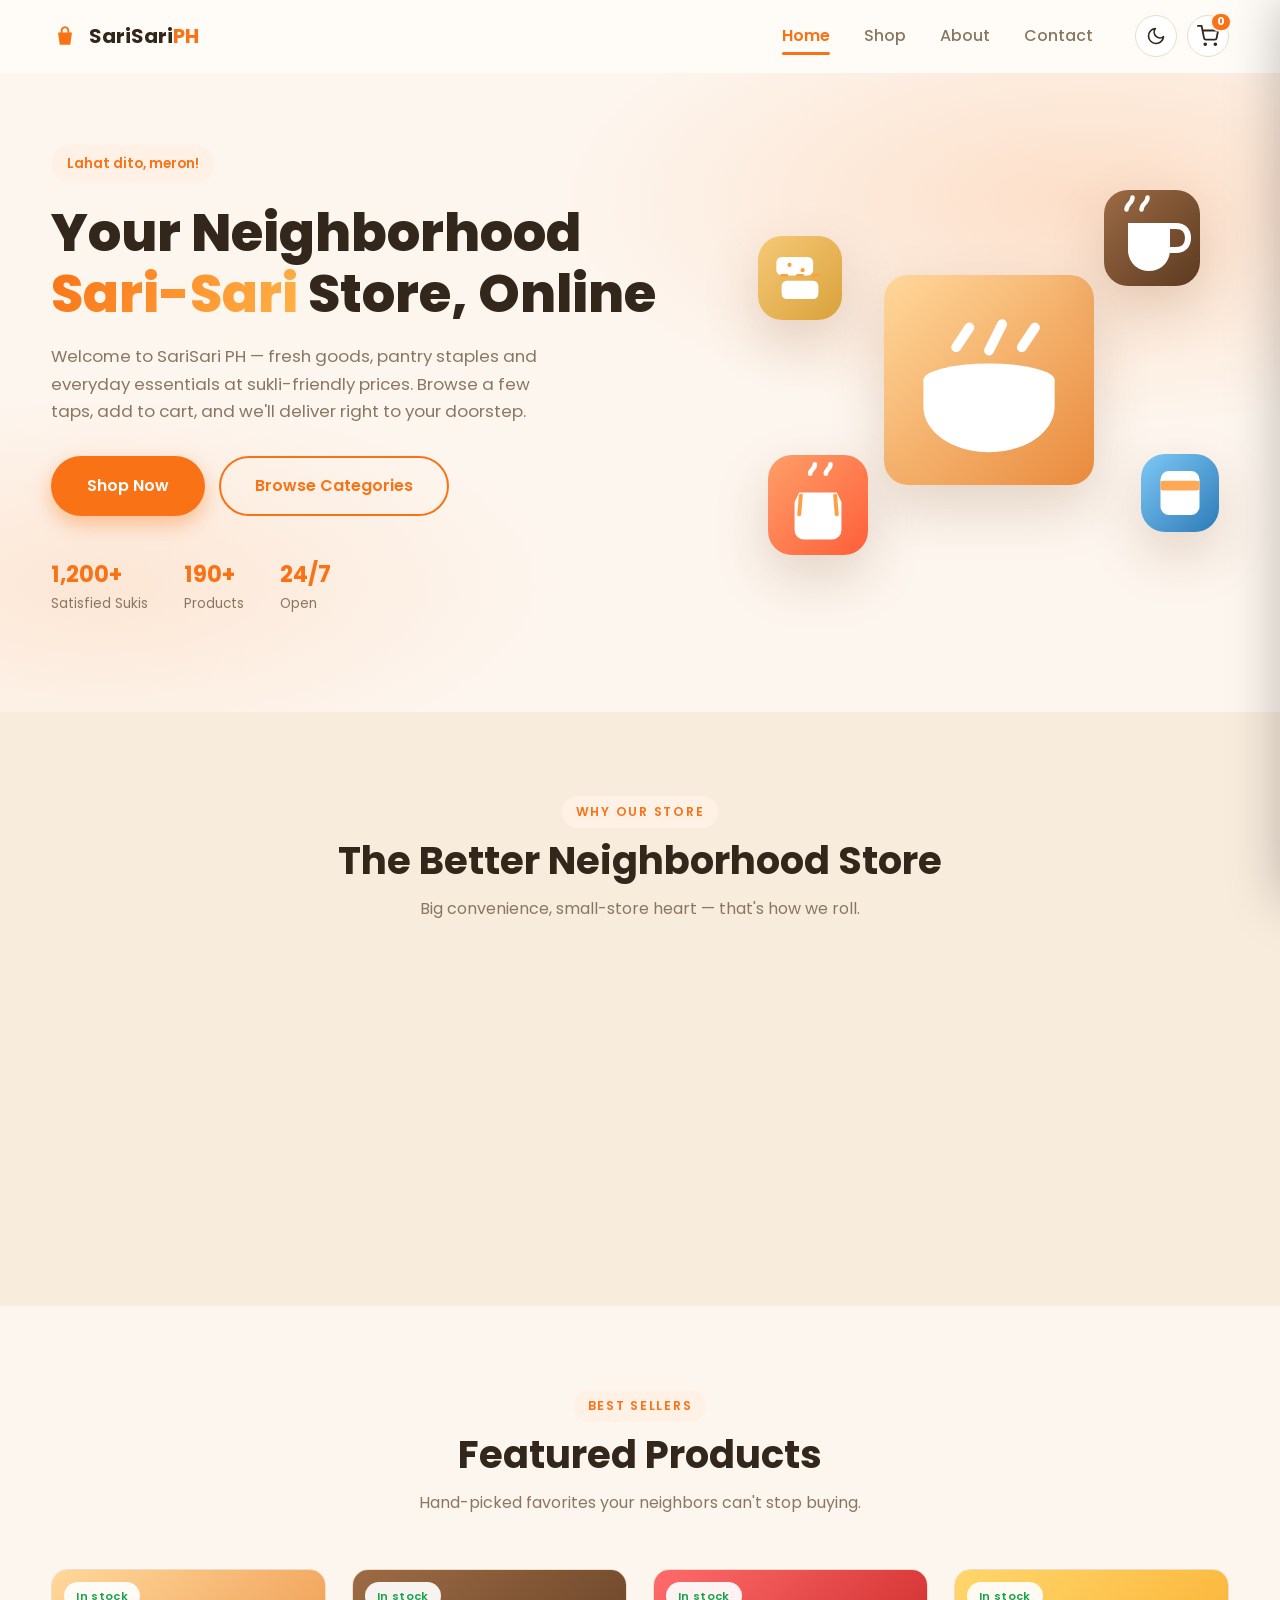
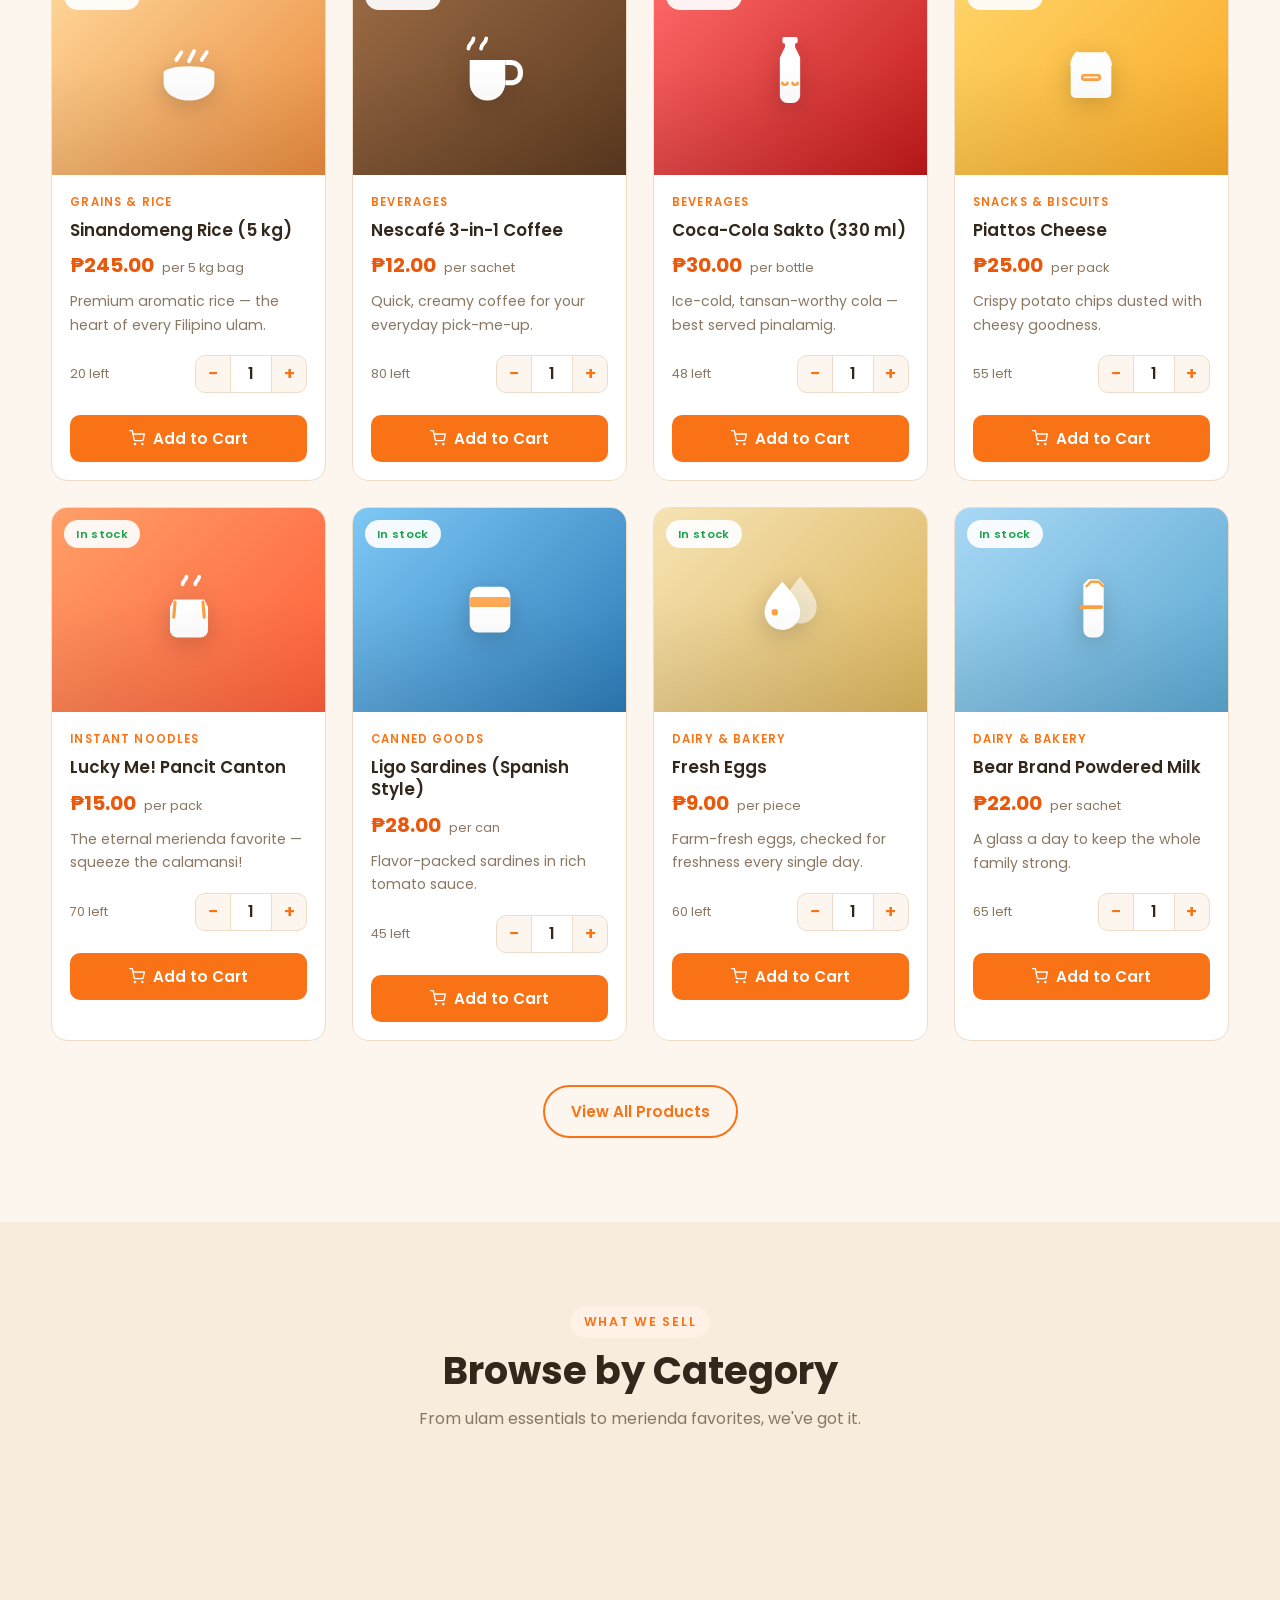
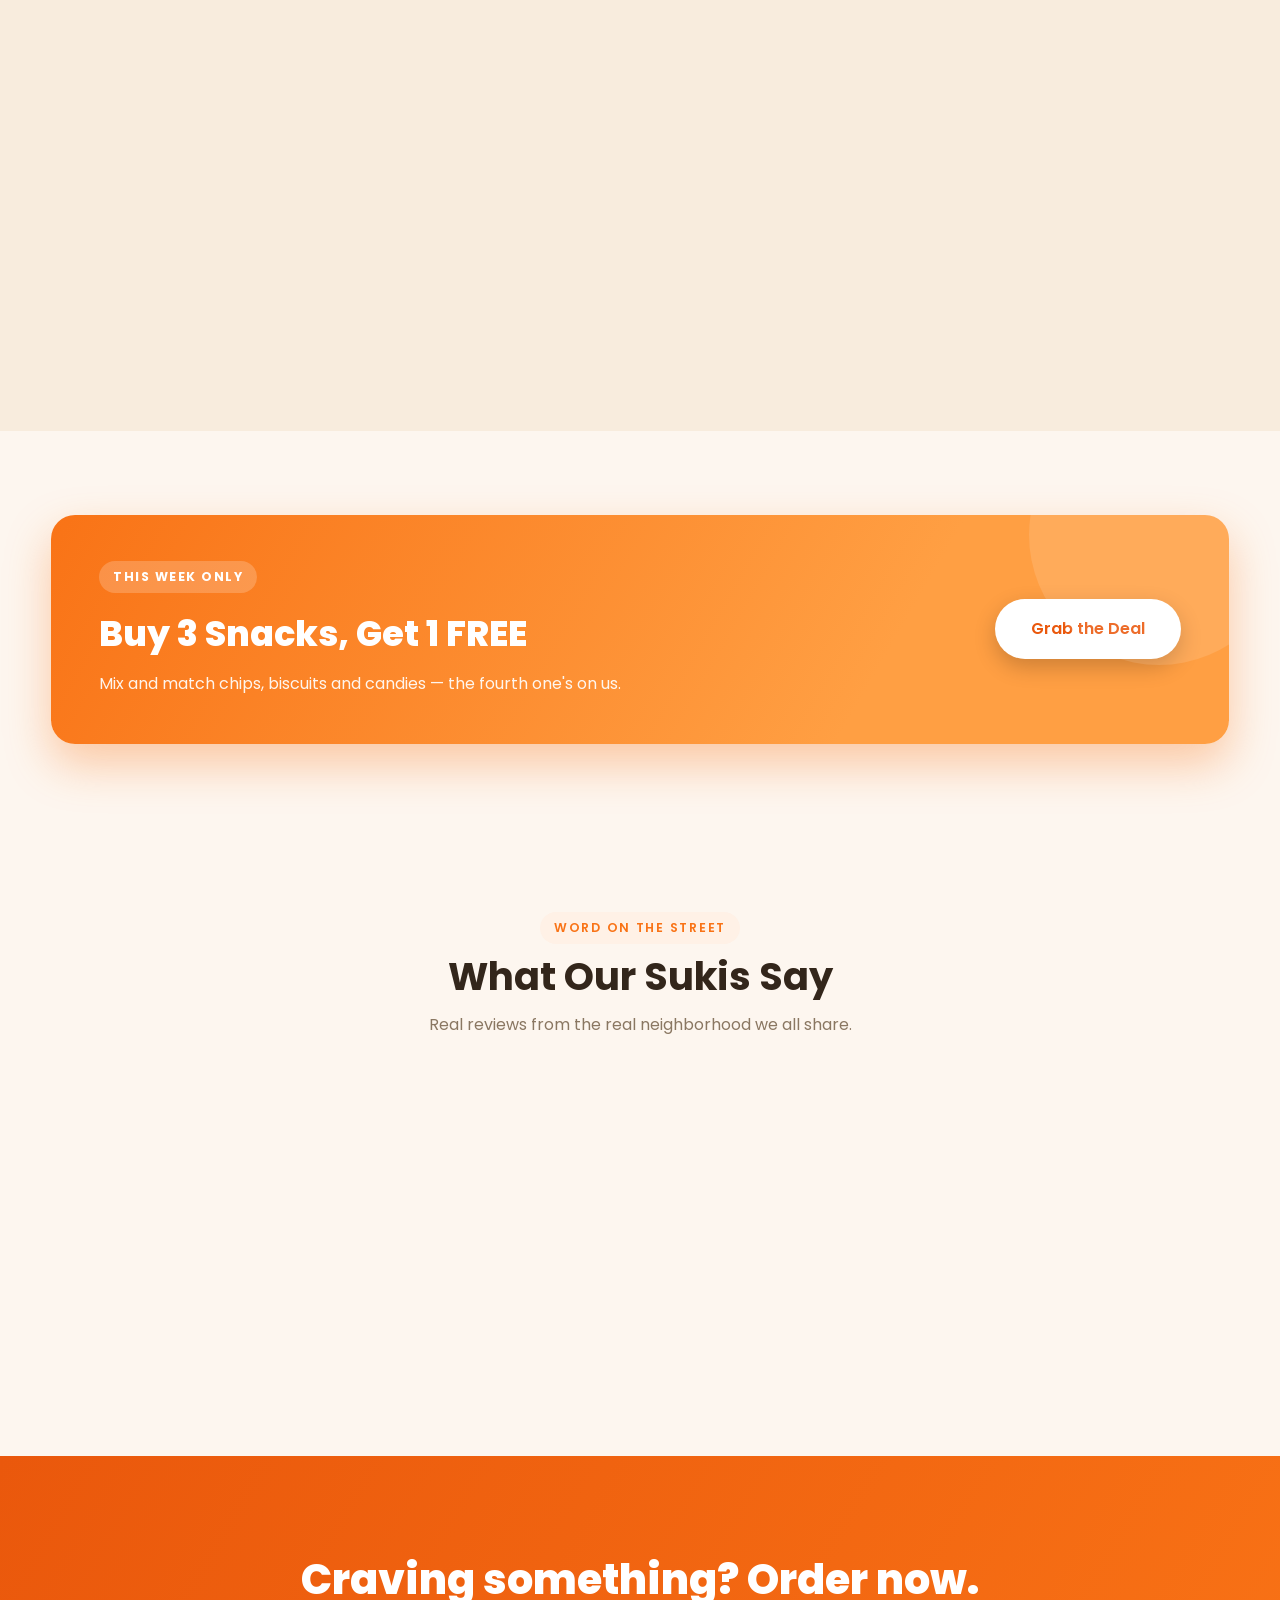
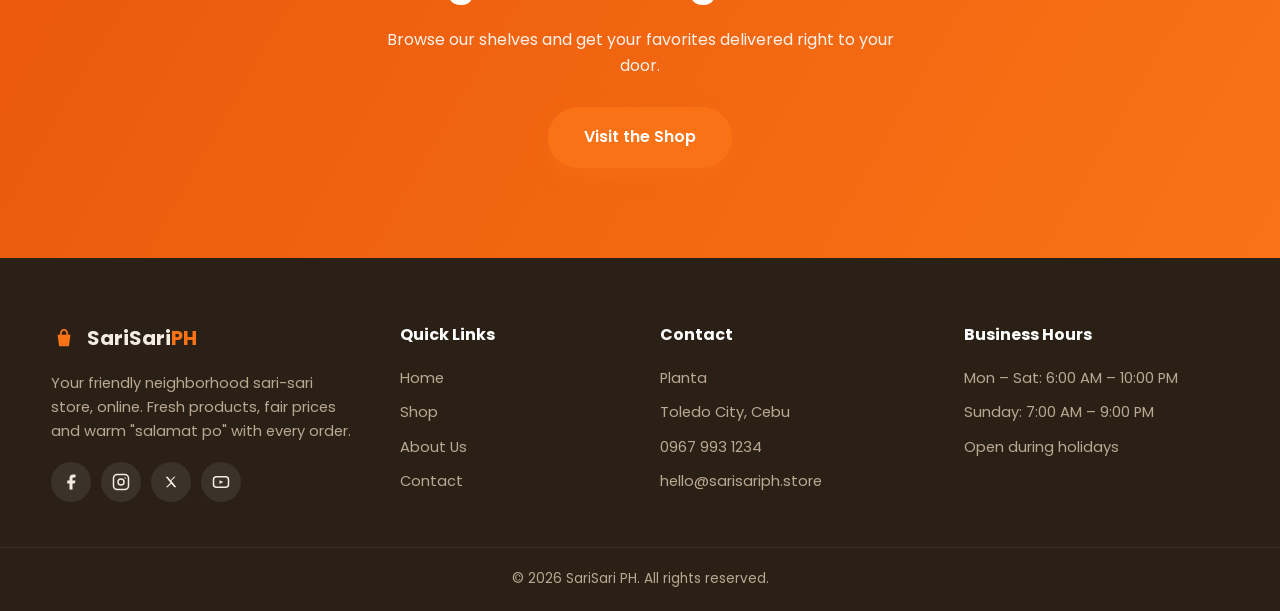
<file: index.html>
<!DOCTYPE html>
<!-- ============================================================
     SariSari PH — Home Page
     A modern, responsive sari-sari store built with pure HTML, CSS
     and Vanilla JavaScript (no frameworks).
     ------------------------------------------------------------
     Structure: Navbar + Hero + Featured + Highlights + Categories +
                Promo Banner + Testimonials + CTA + Footer
     ============================================================ -->
<html lang="en" data-theme="light">
<head>
  <meta charset="UTF-8">
  <meta name="viewport" content="width=device-width, initial-scale=1.0">
  <meta name="description" content="SariSari PH — your friendly neighborhood sari-sari store. Fresh goods, snacks, pantry staples and everyday essentials at affordable prices.">
  <title>SariSari PH — Your Neighborhood Sari-Sari Store</title>

  <!-- Prevents theme flash by applying saved theme before first paint -->
  <script>
    (function () {
      var saved = localStorage.getItem('sarisari-theme');
      var dark = window.matchMedia && window.matchMedia('(prefers-color-scheme: dark)').matches;
      document.documentElement.setAttribute('data-theme', saved || (dark ? 'dark' : 'light'));
    })();
  </script>

  <!-- Google Fonts (typography only, not a UI framework) -->
  <link rel="preconnect" href="https://fonts.googleapis.com">
  <link rel="preconnect" href="https://fonts.gstatic.com" crossorigin>
  <link href="https://fonts.googleapis.com/css2?family=Poppins:wght@400;500;600;700;800&display=swap" rel="stylesheet">

  <link rel="stylesheet" href="css/style.css">
</head>

<body data-page="home">

  <!-- ======================= LOADING OVERLAY ======================= -->
  <div class="loader" id="loader" aria-hidden="true">
    <div class="loader-spinner"></div>
    <p class="loader-text">SariSari<span>PH</span></p>
  </div>

  <!-- ======================= NAVBAR ======================= -->
  <header class="navbar" id="navbar">
    <div class="container nav-inner">

      <!-- Brand / Logo -->
      <a href="index.html" class="brand" aria-label="SariSari PH home">
        <svg class="brand-icon" viewBox="0 0 32 32" width="28" height="28" fill="none"
             stroke="currentColor" stroke-width="2.2" stroke-linecap="round" stroke-linejoin="round">
          <path d="M8 12h16l-2 14H10z" fill="currentColor" stroke="none"/>
          <path d="M12 12c0-4 2-6 4-6s4 2 4 6" />
        </svg>
        <span class="brand-text">SariSari<em>PH</em></span>
      </a>

      <!-- Navigation menu (also contains actions on desktop) -->
      <nav class="nav-menu" id="navMenu" aria-label="Main navigation">
        <ul class="nav-links">
          <li><a class="nav-link" href="index.html">Home</a></li>
          <li><a class="nav-link" href="shop.html">Shop</a></li>
          <li><a class="nav-link" href="about.html">About</a></li>
          <li><a class="nav-link" href="contact.html">Contact</a></li>
        </ul>

        <div class="nav-actions">
          <!-- Light / Dark mode toggle -->
          <button class="theme-toggle" id="themeToggle" aria-label="Switch between light and dark mode">
            <svg class="icon icon-sun" viewBox="0 0 24 24" width="20" height="20" fill="none" stroke="currentColor" stroke-width="2" stroke-linecap="round">
              <circle cx="12" cy="12" r="4"/><path d="M12 2v2M12 20v2M4.9 4.9l1.4 1.4M17.7 17.7l1.4 1.4M2 12h2M20 12h2M4.9 19.1l1.4-1.4M17.7 6.3l1.4-1.4"/>
            </svg>
            <svg class="icon icon-moon" viewBox="0 0 24 24" width="20" height="20" fill="none" stroke="currentColor" stroke-width="2" stroke-linecap="round" stroke-linejoin="round">
              <path d="M21 12.8A9 9 0 1 1 11.2 3a7 7 0 0 0 9.8 9.8z"/>
            </svg>
          </button>

          <!-- Cart icon with live item count -->
          <button class="cart-btn" id="cartBtn" aria-label="Open shopping cart">
            <svg viewBox="0 0 24 24" width="22" height="22" fill="none" stroke="currentColor" stroke-width="2" stroke-linecap="round" stroke-linejoin="round">
              <circle cx="9" cy="21" r="1"/><circle cx="20" cy="21" r="1"/>
              <path d="M1 1h4l2.68 13.39a2 2 0 0 0 2 1.61h9.72a2 2 0 0 0 2-1.61L23 6H6"/>
            </svg>
            <span class="cart-count" id="cartCount">0</span>
          </button>
        </div>
      </nav>

      <!-- Mobile hamburger -->
      <button class="hamburger" id="hamburger" aria-label="Toggle menu" aria-expanded="false">
        <span></span><span></span><span></span>
      </button>
    </div>
  </header>

  <main>

    <!-- ======================= HERO ======================= -->
    <section class="hero">
      <div class="container hero-inner">
        <div class="hero-content reveal">
          <span class="hero-tag">Lahat dito, meron!</span>
          <h1>Your Neighborhood <span class="gradient-text">Sari-Sari</span> Store, Online</h1>
          <p>Welcome to SariSari PH — fresh goods, pantry staples and everyday essentials at sukli-friendly prices.
             Browse a few taps, add to cart, and we'll deliver right to your doorstep.</p>

          <div class="hero-actions">
            <a href="shop.html" class="btn btn-primary btn-lg">Shop Now</a>
            <a href="#categories" class="btn btn-outline btn-lg">Browse Categories</a>
          </div>

          <div class="hero-stats">
            <div class="hero-stat"><strong>1,200+</strong><span>Satisfied Sukis</span></div>
            <div class="hero-stat"><strong>190+</strong><span>Products</span></div>
            <div class="hero-stat"><strong>24/7</strong><span>Open</span></div>
          </div>
        </div>

        <!-- Dynamic collage of product icons (rendered by app.js) -->
        <div class="hero-visual" id="heroVisual" aria-hidden="true"></div>
      </div>
    </section>

    <!-- ======================= STORE HIGHLIGHTS ======================= -->
    <section class="section section-alt" id="highlights">
      <div class="container">
        <div class="section-head reveal">
          <span class="eyebrow">Why our store</span>
          <h2>The Better Neighborhood Store</h2>
          <p>Big convenience, small-store heart — that's how we roll.</p>
        </div>
        <div class="highlights-grid" id="highlightsGrid"></div>
      </div>
    </section>

    <!-- ======================= FEATURED PRODUCTS ======================= -->
    <section class="section" id="featured">
      <div class="container">
        <div class="section-head reveal">
          <span class="eyebrow">Best Sellers</span>
          <h2>Featured Products</h2>
          <p>Hand-picked favorites your neighbors can't stop buying.</p>
        </div>
        <div class="product-grid" id="featuredGrid" aria-live="polite"></div>
        <div class="section-cta reveal">
          <a href="shop.html" class="btn btn-outline">View All Products</a>
        </div>
      </div>
    </section>

    <!-- ======================= CATEGORIES PREVIEW ======================= -->
    <section class="section section-alt" id="categories">
      <div class="container">
        <div class="section-head reveal">
          <span class="eyebrow">What we sell</span>
          <h2>Browse by Category</h2>
          <p>From ulam essentials to merienda favorites, we've got it.</p>
        </div>
        <div class="category-grid" id="categoryGrid"></div>
      </div>
    </section>

    <!-- ======================= PROMOTIONAL BANNER ======================= -->
    <section class="section">
      <div class="container">
        <div class="promo-banner reveal">
          <div class="promo-content">
            <span class="promo-tag">This week only</span>
            <h2>Buy 3 Snacks, Get 1 FREE</h2>
            <p>Mix and match chips, biscuits and candies — the fourth one's on us.</p>
          </div>
          <a href="shop.html" class="btn btn-light btn-lg">Grab the Deal</a>
        </div>
      </div>
    </section>

    <!-- ======================= TESTIMONIALS ======================= -->
    <section class="section" id="testimonials">
      <div class="container">
        <div class="section-head reveal">
          <span class="eyebrow">Word on the street</span>
          <h2>What Our Sukis Say</h2>
          <p>Real reviews from the real neighborhood we all share.</p>
        </div>
        <div class="testimonials-grid" id="testimonialsGrid"></div>
      </div>
    </section>

    <!-- ======================= CALL TO ACTION ======================= -->
    <section class="cta-section">
      <div class="container cta-inner reveal">
        <h2>Craving something? Order now.</h2>
        <p>Browse our shelves and get your favorites delivered right to your door.</p>
        <a href="shop.html" class="btn btn-primary btn-lg">Visit the Shop</a>
      </div>
    </section>

  </main>

  <!-- ======================= FOOTER ======================= -->
  <footer class="footer">
    <div class="container footer-grid">

      <div class="footer-col footer-brand">
        <a href="index.html" class="brand footer-brand-link">
          <svg class="brand-icon" viewBox="0 0 32 32" width="26" height="26" fill="none"
               stroke="currentColor" stroke-width="2.2" stroke-linecap="round" stroke-linejoin="round">
            <path d="M8 12h16l-2 14H10z" fill="currentColor" stroke="none"/>
            <path d="M12 12c0-4 2-6 4-6s4 2 4 6" />
          </svg>
          <span class="brand-text">SariSari<em>PH</em></span>
        </a>
        <p>Your friendly neighborhood sari-sari store, online. Fresh products, fair prices and warm "salamat po"
        with every order.</p>
        <div class="social-links">
          <a href="#" aria-label="Facebook">
            <svg viewBox="0 0 24 24" width="18" height="18" fill="currentColor"><path d="M18 2h-3a5 5 0 0 0-5 5v3H7v4h3v8h4v-8h3l1-4h-4V7a1 1 0 0 1 1-1h3z"/></svg>
          </a>
          <a href="#" aria-label="Instagram">
            <svg viewBox="0 0 24 24" width="18" height="18" fill="none" stroke="currentColor" stroke-width="2"><rect x="2" y="2" width="20" height="20" rx="5"/><circle cx="12" cy="12" r="4"/><circle cx="17.5" cy="6.5" r="1" fill="currentColor" stroke="none"/></svg>
          </a>
          <a href="#" aria-label="X (Twitter)">
            <svg viewBox="0 0 24 24" width="16" height="16" fill="currentColor"><path d="M4 4l7.2 9.3L4.4 20h2.4l5.6-5.5L17 20h3l-7.5-9.7L18.9 4h-2.4l-5 5.2L7 4z"/></svg>
          </a>
          <a href="#" aria-label="YouTube">
            <svg viewBox="0 0 24 24" width="18" height="18" fill="none" stroke="currentColor" stroke-width="2"><rect x="2" y="5" width="20" height="14" rx="4"/><path d="M10 9.5l5 2.5-5 2.5z" fill="currentColor" stroke="none"/></svg>
          </a>
        </div>
      </div>

      <div class="footer-col">
        <h4>Quick Links</h4>
        <ul>
          <li><a href="index.html">Home</a></li>
          <li><a href="shop.html">Shop</a></li>
          <li><a href="about.html">About Us</a></li>
          <li><a href="contact.html">Contact</a></li>
        </ul>
      </div>

      <div class="footer-col">
        <h4>Contact</h4>
        <ul>
          <li>Planta</li>
          <li>Toledo City, Cebu</li>
          <li>0967 993 1234</li>
          <li><a href="mailto:hello@sarisariph.store">hello@sarisariph.store</a></li>
        </ul>
      </div>

      <div class="footer-col">
        <h4>Business Hours</h4>
        <ul>
          <li>Mon – Sat: 6:00 AM – 10:00 PM</li>
          <li>Sunday: 7:00 AM – 9:00 PM</li>
          <li>Open during holidays</li>
        </ul>
      </div>
    </div>

    <div class="footer-bottom">
      <div class="container">
        <p>&copy; 2026 SariSari PH. All rights reserved.</p>
      </div>
    </div>
  </footer>

  <!-- ======================= SHOPPING CART DRAWER ======================= -->
  <div class="drawer-overlay" id="drawerOverlay" aria-hidden="true"></div>
  <aside class="cart-drawer" id="cartDrawer" aria-label="Shopping cart" aria-hidden="true">
    <div class="drawer-header">
      <h3>Your Cart</h3>
      <button class="drawer-close" id="cartClose" aria-label="Close cart">
        <svg viewBox="0 0 24 24" width="18" height="18" fill="none" stroke="currentColor" stroke-width="2" stroke-linecap="round"><path d="M18 6L6 18M6 6l12 12"/></svg>
      </button>
    </div>
    <div class="drawer-items" id="cartItems"></div>
    <div class="drawer-footer" id="cartFooter"></div>
  </aside>

  <!-- ======================= CHECKOUT MODAL ======================= -->
  <div class="checkout-overlay" id="checkoutOverlay" aria-hidden="true">
    <div class="checkout-modal" role="dialog" aria-modal="true" aria-label="Checkout">
      <button class="checkout-close" id="checkoutClose" aria-label="Close checkout">
        <svg viewBox="0 0 24 24" width="18" height="18" fill="none" stroke="currentColor" stroke-width="2" stroke-linecap="round"><path d="M18 6L6 18M6 6l12 12"/></svg>
      </button>
      <div class="checkout-content" id="checkoutContent"></div>
    </div>
  </div>

  <!-- ======================= TOASTS & BACK-TO-TOP ======================= -->
  <div class="toast-container" id="toastContainer" aria-live="polite"></div>
  <button class="back-to-top" id="backToTop" aria-label="Back to top">
    <svg viewBox="0 0 24 24" width="20" height="20" fill="none" stroke="currentColor" stroke-width="2.5" stroke-linecap="round" stroke-linejoin="round"><path d="M12 19V5M5 12l7-7 7 7"/></svg>
  </button>

  <!-- JavaScript — loaded in dependency order -->
  <script src="js/products.js"></script>
  <script src="js/cart.js"></script>
  <script src="js/theme.js"></script>
  <script src="js/checkout.js"></script>
  <script src="js/app.js"></script>
</body>
</html>
</file>
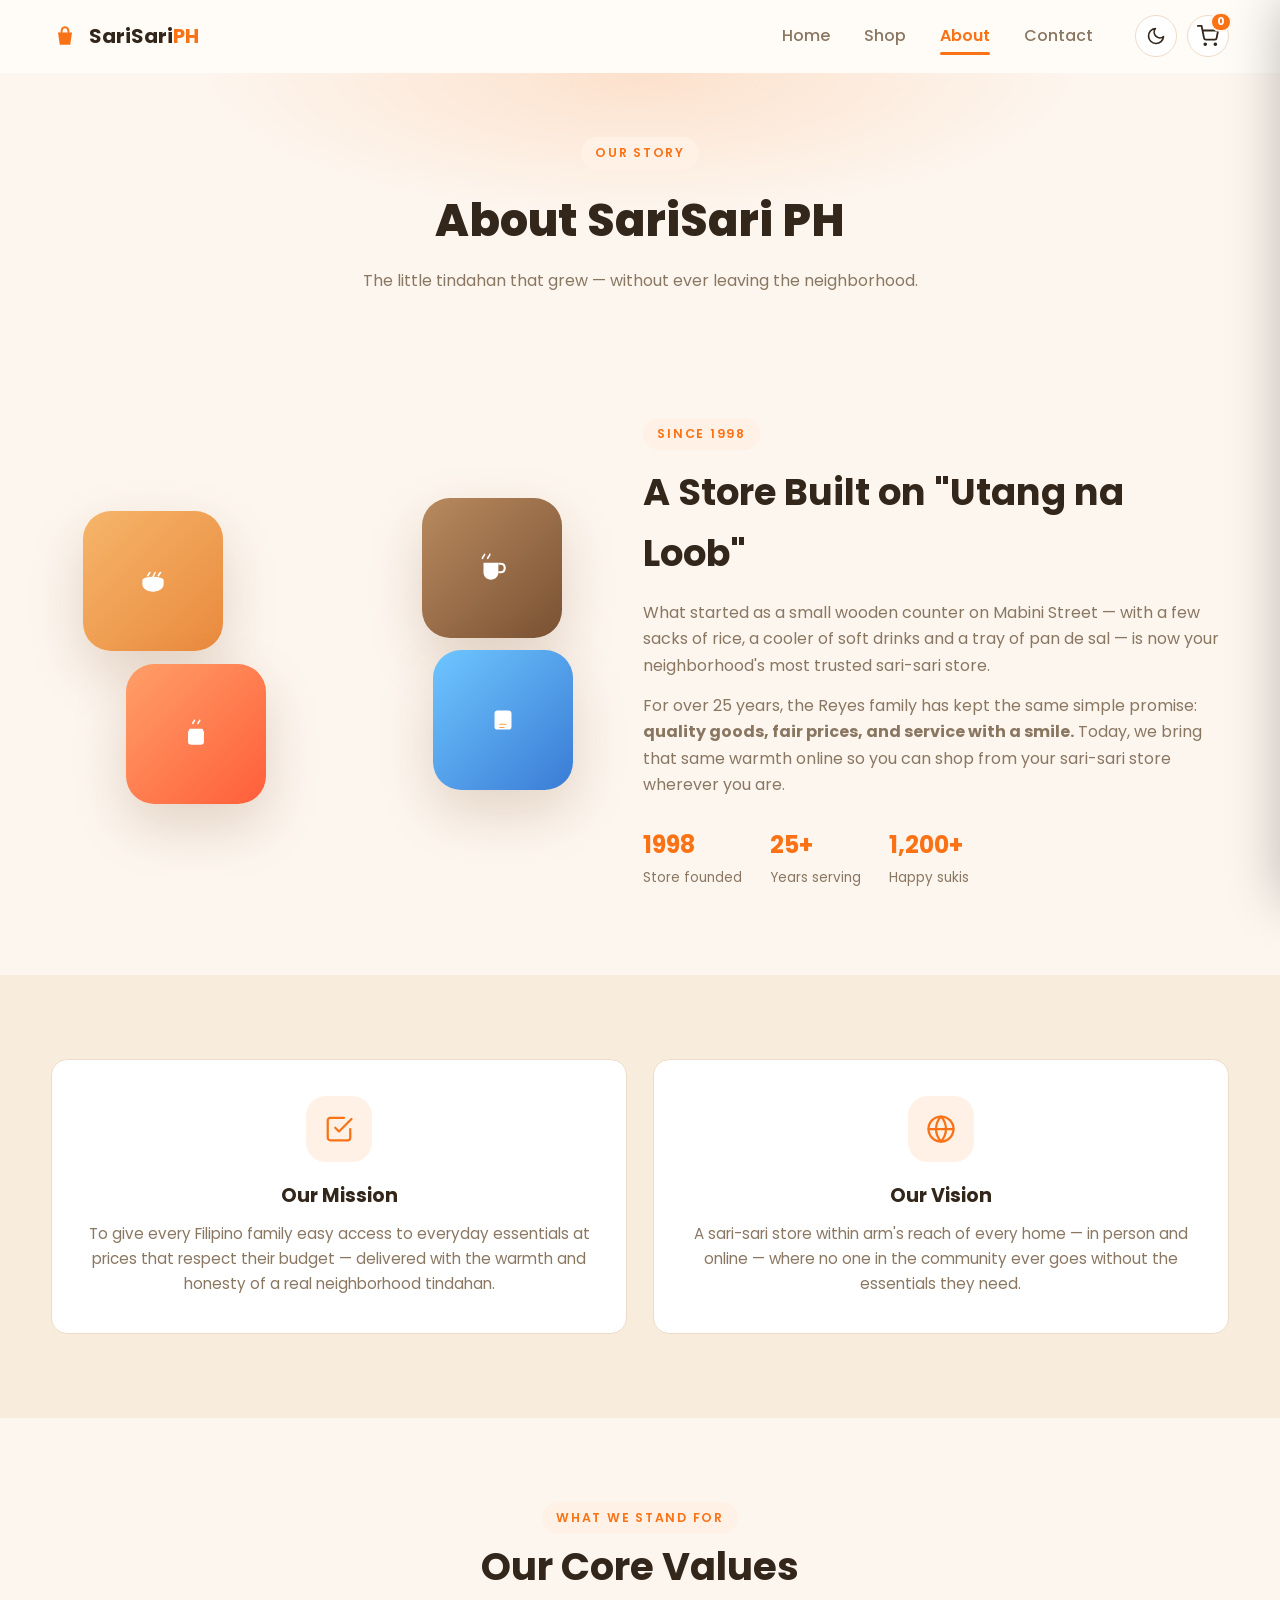
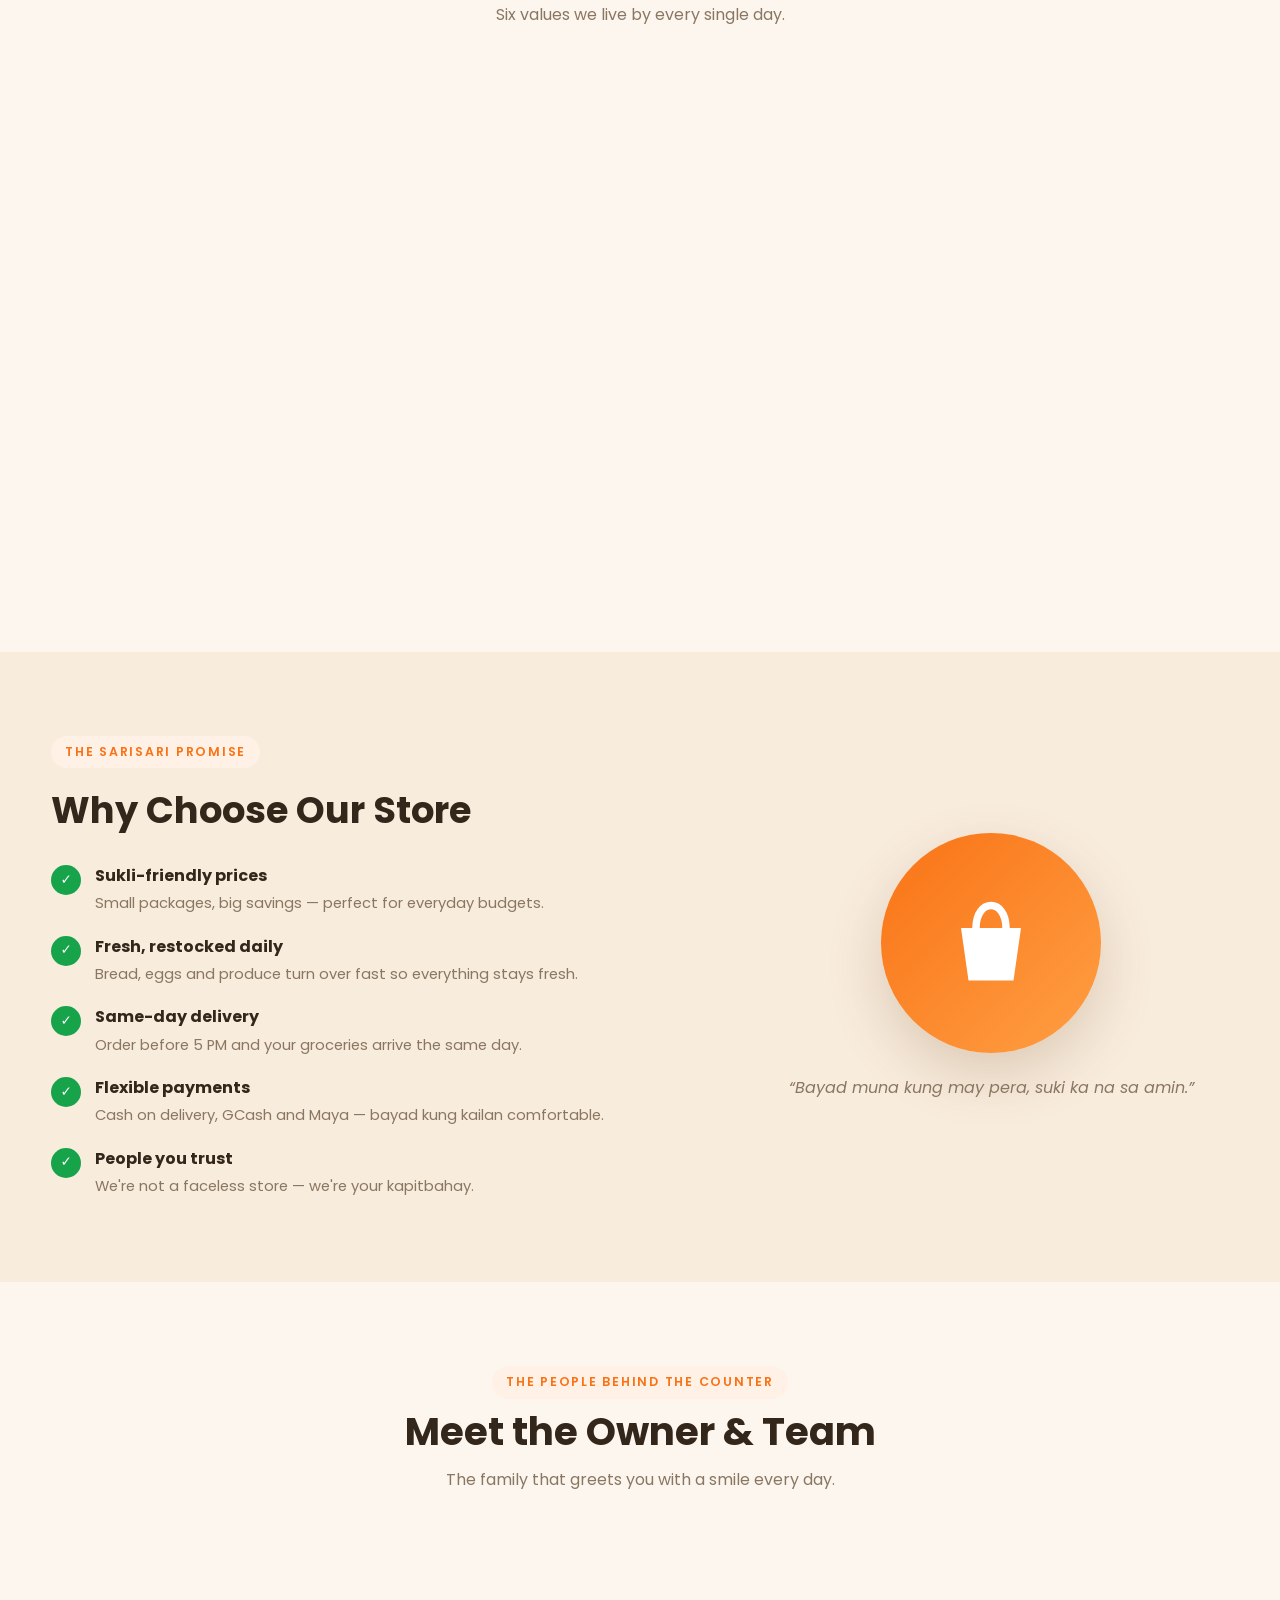
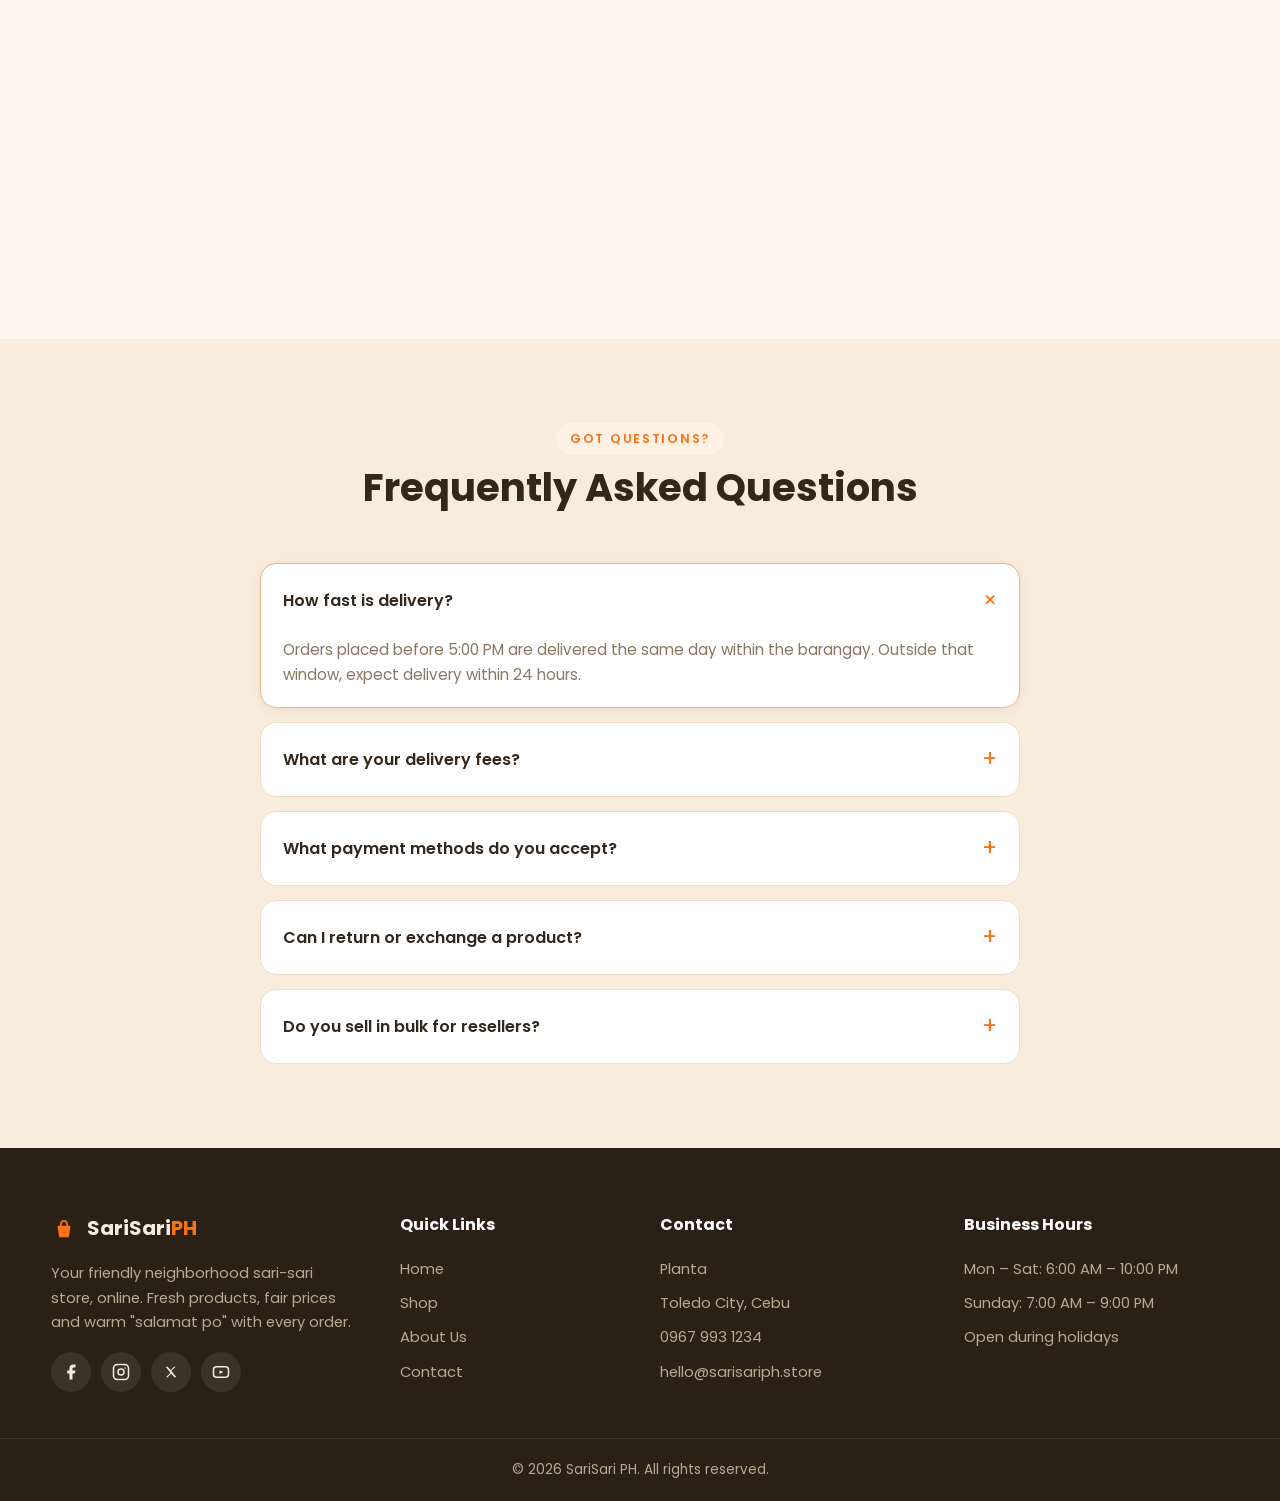
<file: about.html>
<!DOCTYPE html>
<!-- ============================================================
     SariSari PH — About Page
     Story, mission, vision, core values, why choose us, the owner,
     and an FAQ. Value & team cards are rendered dynamically by
     app.js from JS arrays.
     ============================================================ -->
<html lang="en" data-theme="light">
<head>
  <meta charset="UTF-8">
  <meta name="viewport" content="width=device-width, initial-scale=1.0">
  <meta name="description" content="Learn the story behind SariSari PH — our mission, vision, core values and the people running your neighborhood store.">
  <title>About Us — SariSari PH</title>

  <!-- Prevents theme flash by applying saved theme before first paint -->
  <script>
    (function () {
      var saved = localStorage.getItem('sarisari-theme');
      var dark = window.matchMedia && window.matchMedia('(prefers-color-scheme: dark)').matches;
      document.documentElement.setAttribute('data-theme', saved || (dark ? 'dark' : 'light'));
    })();
  </script>

  <link rel="preconnect" href="https://fonts.googleapis.com">
  <link rel="preconnect" href="https://fonts.gstatic.com" crossorigin>
  <link href="https://fonts.googleapis.com/css2?family=Poppins:wght@400;500;600;700;800&display=swap" rel="stylesheet">

  <link rel="stylesheet" href="css/style.css">
</head>

<body data-page="about">

  <!-- ======================= LOADING OVERLAY ======================= -->
  <div class="loader" id="loader" aria-hidden="true">
    <div class="loader-spinner"></div>
    <p class="loader-text">SariSari<span>PH</span></p>
  </div>

  <!-- ======================= NAVBAR ======================= -->
  <header class="navbar" id="navbar">
    <div class="container nav-inner">
      <a href="index.html" class="brand" aria-label="SariSari PH home">
        <svg class="brand-icon" viewBox="0 0 32 32" width="28" height="28" fill="none"
             stroke="currentColor" stroke-width="2.2" stroke-linecap="round" stroke-linejoin="round">
          <path d="M8 12h16l-2 14H10z" fill="currentColor" stroke="none"/>
          <path d="M12 12c0-4 2-6 4-6s4 2 4 6" />
        </svg>
        <span class="brand-text">SariSari<em>PH</em></span>
      </a>

      <nav class="nav-menu" id="navMenu" aria-label="Main navigation">
        <ul class="nav-links">
          <li><a class="nav-link" href="index.html">Home</a></li>
          <li><a class="nav-link" href="shop.html">Shop</a></li>
          <li><a class="nav-link" href="about.html">About</a></li>
          <li><a class="nav-link" href="contact.html">Contact</a></li>
        </ul>

        <div class="nav-actions">
          <button class="theme-toggle" id="themeToggle" aria-label="Switch between light and dark mode">
            <svg class="icon icon-sun" viewBox="0 0 24 24" width="20" height="20" fill="none" stroke="currentColor" stroke-width="2" stroke-linecap="round">
              <circle cx="12" cy="12" r="4"/><path d="M12 2v2M12 20v2M4.9 4.9l1.4 1.4M17.7 17.7l1.4 1.4M2 12h2M20 12h2M4.9 19.1l1.4-1.4M17.7 6.3l1.4-1.4"/>
            </svg>
            <svg class="icon icon-moon" viewBox="0 0 24 24" width="20" height="20" fill="none" stroke="currentColor" stroke-width="2" stroke-linecap="round" stroke-linejoin="round">
              <path d="M21 12.8A9 9 0 1 1 11.2 3a7 7 0 0 0 9.8 9.8z"/>
            </svg>
          </button>

          <button class="cart-btn" id="cartBtn" aria-label="Open shopping cart">
            <svg viewBox="0 0 24 24" width="22" height="22" fill="none" stroke="currentColor" stroke-width="2" stroke-linecap="round" stroke-linejoin="round">
              <circle cx="9" cy="21" r="1"/><circle cx="20" cy="21" r="1"/>
              <path d="M1 1h4l2.68 13.39a2 2 0 0 0 2 1.61h9.72a2 2 0 0 0 2-1.61L23 6H6"/>
            </svg>
            <span class="cart-count" id="cartCount">0</span>
          </button>
        </div>
      </nav>

      <button class="hamburger" id="hamburger" aria-label="Toggle menu" aria-expanded="false">
        <span></span><span></span><span></span>
      </button>
    </div>
  </header>

  <main>

    <!-- ======================= PAGE HEADER ======================= -->
    <section class="page-header">
      <div class="container">
        <span class="eyebrow">Our Story</span>
        <h1>About SariSari PH</h1>
        <p>The little tindahan that grew — without ever leaving the neighborhood.</p>
      </div>
    </section>

    <!-- ======================= STORE HISTORY ======================= -->
    <section class="section">
      <div class="container story-grid">
        <div class="story-visual reveal" aria-hidden="true">
          <div class="story-tile tile-1">
            <svg viewBox="0 0 64 64" width="34" height="34" fill="#fff"><path d="M12 30h40v8c0 8-9 14-20 14S12 46 12 38z"/><ellipse cx="32" cy="30" rx="20" ry="6"/><path d="M22 22l4-6M32 24l4-8M42 22l4-6" stroke="#fff" stroke-width="3" stroke-linecap="round"/></svg>
          </div>
          <div class="story-tile tile-2">
            <svg viewBox="0 0 64 64" width="34" height="34" fill="#fff"><path d="M16 22h28v18c0 8-6 14-14 14s-14-6-14-14z"/><path d="M44 24h4c5 0 8 3 8 8s-3 8-8 8h-4" stroke="#fff" stroke-width="4" fill="none"/><path d="M14 14c0-4 4-4 4-8M24 14c0-4 4-4 4-8" stroke="#fff" stroke-width="3" stroke-linecap="round"/></svg>
          </div>
          <div class="story-tile tile-3">
            <svg viewBox="0 0 64 64" width="34" height="34" fill="#fff"><path d="M20 22h24l3 6v18a6 6 0 0 1-6 6H23a6 6 0 0 1-6-6V28z"/><path d="M26 12c0-3 3-3 3-6M36 12c0-3 3-3 3-6" stroke="#fff" stroke-width="3" stroke-linecap="round"/></svg>
          </div>
          <div class="story-tile tile-4">
            <svg viewBox="0 0 64 64" width="34" height="34" fill="#fff"><rect x="16" y="14" width="32" height="36" rx="6"/><path d="M26 40h12M26 46h8" stroke="#ff9f43" stroke-width="2" stroke-linecap="round"/></svg>
          </div>
        </div>

        <div class="story-content reveal">
          <span class="eyebrow">Since 1998</span>
          <h2>A Store Built on "Utang na Loob"</h2>
          <p>What started as a small wooden counter on Mabini Street — with a few sacks of rice, a cooler of
             soft drinks and a tray of pan de sal — is now your neighborhood's most trusted sari-sari store.</p>
          <p>For over 25 years, the Reyes family has kept the same simple promise: <strong>quality goods,
             fair prices, and service with a smile.</strong> Today, we bring that same warmth online so you can
             shop from your sari-sari store wherever you are.</p>
          <div class="story-facts">
            <div class="story-fact"><strong>1998</strong><span>Store founded</span></div>
            <div class="story-fact"><strong>25+</strong><span>Years serving</span></div>
            <div class="story-fact"><strong>1,200+</strong><span>Happy sukis</span></div>
          </div>
        </div>
      </div>
    </section>

    <!-- ======================= MISSION & VISION ======================= -->
    <section class="section section-alt">
      <div class="container">
        <div class="mv-grid">

          <div class="mv-card reveal">
            <div class="mv-icon">
              <svg viewBox="0 0 24 24" width="30" height="30" fill="none" stroke="currentColor" stroke-width="1.8" stroke-linecap="round" stroke-linejoin="round"><path d="M9 11l3 3L22 4"/><path d="M21 12v7a2 2 0 0 1-2 2H5a2 2 0 0 1-2-2V5a2 2 0 0 1 2-2h11"/></svg>
            </div>
            <h3>Our Mission</h3>
            <p>To give every Filipino family easy access to everyday essentials at prices that respect their
               budget — delivered with the warmth and honesty of a real neighborhood tindahan.</p>
          </div>

          <div class="mv-card reveal">
            <div class="mv-icon">
              <svg viewBox="0 0 24 24" width="30" height="30" fill="none" stroke="currentColor" stroke-width="1.8" stroke-linecap="round" stroke-linejoin="round"><circle cx="12" cy="12" r="10"/><path d="M2 12h20M12 2a15.3 15.3 0 0 1 4 10 15.3 15.3 0 0 1-4 10 15.3 15.3 0 0 1-4-10 15.3 15.3 0 0 1 4-10z"/></svg>
            </div>
            <h3>Our Vision</h3>
            <p>A sari-sari store within arm's reach of every home — in person and online — where no one in the
               community ever goes without the essentials they need.</p>
          </div>

        </div>
      </div>
    </section>

    <!-- ======================= CORE VALUES (dynamic) ======================= -->
    <section class="section">
      <div class="container">
        <div class="section-head reveal">
          <span class="eyebrow">What we stand for</span>
          <h2>Our Core Values</h2>
          <p>Six values we live by every single day.</p>
        </div>
        <div class="values-grid" id="valuesGrid"></div>
      </div>
    </section>

    <!-- ======================= WHY CHOOSE US ======================= -->
    <section class="section section-alt">
      <div class="container">
        <div class="why-grid">
          <div class="why-content reveal">
            <span class="eyebrow">The SariSari promise</span>
            <h2>Why Choose Our Store</h2>
            <ul class="why-list">
              <li>
                <span class="why-check">&#10003;</span>
                <div><strong>Sukli-friendly prices</strong><p>Small packages, big savings — perfect for everyday budgets.</p></div>
              </li>
              <li>
                <span class="why-check">&#10003;</span>
                <div><strong>Fresh, restocked daily</strong><p>Bread, eggs and produce turn over fast so everything stays fresh.</p></div>
              </li>
              <li>
                <span class="why-check">&#10003;</span>
                <div><strong>Same-day delivery</strong><p>Order before 5 PM and your groceries arrive the same day.</p></div>
              </li>
              <li>
                <span class="why-check">&#10003;</span>
                <div><strong>Flexible payments</strong><p>Cash on delivery, GCash and Maya — bayad kung kailan comfortable.</p></div>
              </li>
              <li>
                <span class="why-check">&#10003;</span>
                <div><strong>People you trust</strong><p>We're not a faceless store — we're your kapitbahay.</p></div>
              </li>
            </ul>
          </div>

          <div class="why-photo reveal" aria-hidden="true">
            <div class="why-emoji-big">
              <svg viewBox="0 0 32 32" width="120" height="120" fill="none" stroke="currentColor" stroke-width="2" stroke-linecap="round" stroke-linejoin="round"><path d="M8 12h16l-2 14H10z" fill="currentColor" stroke="none"/><path d="M12 12c0-4 2-6 4-6s4 2 4 6" /></svg>
            </div>
            <p class="why-caption">&#8220;Bayad muna kung may pera, suki ka na sa amin.&#8221;</p>
          </div>
        </div>
      </div>
    </section>

    <!-- ======================= MEET THE TEAM (dynamic) ======================= -->
    <section class="section">
      <div class="container">
        <div class="section-head reveal">
          <span class="eyebrow">The people behind the counter</span>
          <h2>Meet the Owner &amp; Team</h2>
          <p>The family that greets you with a smile every day.</p>
        </div>
        <div class="team-grid" id="teamGrid"></div>
      </div>
    </section>

    <!-- ======================= FAQ ======================= -->
    <section class="section section-alt">
      <div class="container">
        <div class="section-head reveal">
          <span class="eyebrow">Got questions?</span>
          <h2>Frequently Asked Questions</h2>
        </div>

        <div class="faq-list">
          <details class="faq-item" open>
            <summary>How fast is delivery?</summary>
            <p>Orders placed before 5:00 PM are delivered the same day within the barangay. Outside that window,
               expect delivery within 24 hours.</p>
          </details>
          <details class="faq-item">
            <summary>What are your delivery fees?</summary>
            <p>A flat shipping fee of &#8369;50 applies, but it's completely free for orders &#8369;500 and above.</p>
          </details>
          <details class="faq-item">
            <summary>What payment methods do you accept?</summary>
            <p>We accept Cash on Delivery (COD), GCash, and Maya. Choose your preferred method at checkout.</p>
          </details>
          <details class="faq-item">
            <summary>Can I return or exchange a product?</summary>
            <p>Yes — if a product arrives damaged or expired, we'll replace it or refund you within 24 hours.
               Just keep the receipt or your order ID.</p>
          </details>
          <details class="faq-item">
            <summary>Do you sell in bulk for resellers?</summary>
            <p>Yes! We offer special sari-sari store bundles. Contact us through the Contact page and we'll
               prepare a quote for you.</p>
          </details>
        </div>
      </div>
    </section>

  </main>

  <!-- ======================= FOOTER ======================= -->
  <footer class="footer">
    <div class="container footer-grid">

      <div class="footer-col footer-brand">
        <a href="index.html" class="brand footer-brand-link">
          <svg class="brand-icon" viewBox="0 0 32 32" width="26" height="26" fill="none"
               stroke="currentColor" stroke-width="2.2" stroke-linecap="round" stroke-linejoin="round">
            <path d="M8 12h16l-2 14H10z" fill="currentColor" stroke="none"/>
            <path d="M12 12c0-4 2-6 4-6s4 2 4 6" />
          </svg>
          <span class="brand-text">SariSari<em>PH</em></span>
        </a>
        <p>Your friendly neighborhood sari-sari store, online. Fresh products, fair prices and warm "salamat po"
        with every order.</p>
        <div class="social-links">
          <a href="#" aria-label="Facebook">
            <svg viewBox="0 0 24 24" width="18" height="18" fill="currentColor"><path d="M18 2h-3a5 5 0 0 0-5 5v3H7v4h3v8h4v-8h3l1-4h-4V7a1 1 0 0 1 1-1h3z"/></svg>
          </a>
          <a href="#" aria-label="Instagram">
            <svg viewBox="0 0 24 24" width="18" height="18" fill="none" stroke="currentColor" stroke-width="2"><rect x="2" y="2" width="20" height="20" rx="5"/><circle cx="12" cy="12" r="4"/><circle cx="17.5" cy="6.5" r="1" fill="currentColor" stroke="none"/></svg>
          </a>
          <a href="#" aria-label="X (Twitter)">
            <svg viewBox="0 0 24 24" width="16" height="16" fill="currentColor"><path d="M4 4l7.2 9.3L4.4 20h2.4l5.6-5.5L17 20h3l-7.5-9.7L18.9 4h-2.4l-5 5.2L7 4z"/></svg>
          </a>
          <a href="#" aria-label="YouTube">
            <svg viewBox="0 0 24 24" width="18" height="18" fill="none" stroke="currentColor" stroke-width="2"><rect x="2" y="5" width="20" height="14" rx="4"/><path d="M10 9.5l5 2.5-5 2.5z" fill="currentColor" stroke="none"/></svg>
          </a>
        </div>
      </div>

      <div class="footer-col">
        <h4>Quick Links</h4>
        <ul>
          <li><a href="index.html">Home</a></li>
          <li><a href="shop.html">Shop</a></li>
          <li><a href="about.html">About Us</a></li>
          <li><a href="contact.html">Contact</a></li>
        </ul>
      </div>

      <div class="footer-col">
        <h4>Contact</h4>
        <ul>
          <li>Planta</li>
          <li>Toledo City, Cebu</li>
          <li>0967 993 1234</li>
          <li><a href="mailto:hello@sarisariph.store">hello@sarisariph.store</a></li>
        </ul>
      </div>

      <div class="footer-col">
        <h4>Business Hours</h4>
        <ul>
          <li>Mon – Sat: 6:00 AM – 10:00 PM</li>
          <li>Sunday: 7:00 AM – 9:00 PM</li>
          <li>Open during holidays</li>
        </ul>
      </div>
    </div>

    <div class="footer-bottom">
      <div class="container">
        <p>&copy; 2026 SariSari PH. All rights reserved.</p>
      </div>
    </div>
  </footer>

  <!-- ======================= SHOPPING CART DRAWER ======================= -->
  <div class="drawer-overlay" id="drawerOverlay" aria-hidden="true"></div>
  <aside class="cart-drawer" id="cartDrawer" aria-label="Shopping cart" aria-hidden="true">
    <div class="drawer-header">
      <h3>Your Cart</h3>
      <button class="drawer-close" id="cartClose" aria-label="Close cart">
        <svg viewBox="0 0 24 24" width="18" height="18" fill="none" stroke="currentColor" stroke-width="2" stroke-linecap="round"><path d="M18 6L6 18M6 6l12 12"/></svg>
      </button>
    </div>
    <div class="drawer-items" id="cartItems"></div>
    <div class="drawer-footer" id="cartFooter"></div>
  </aside>

  <!-- ======================= CHECKOUT MODAL ======================= -->
  <div class="checkout-overlay" id="checkoutOverlay" aria-hidden="true">
    <div class="checkout-modal" role="dialog" aria-modal="true" aria-label="Checkout">
      <button class="checkout-close" id="checkoutClose" aria-label="Close checkout">
        <svg viewBox="0 0 24 24" width="18" height="18" fill="none" stroke="currentColor" stroke-width="2" stroke-linecap="round"><path d="M18 6L6 18M6 6l12 12"/></svg>
      </button>
      <div class="checkout-content" id="checkoutContent"></div>
    </div>
  </div>

  <!-- ======================= TOASTS & BACK-TO-TOP ======================= -->
  <div class="toast-container" id="toastContainer" aria-live="polite"></div>
  <button class="back-to-top" id="backToTop" aria-label="Back to top">
    <svg viewBox="0 0 24 24" width="20" height="20" fill="none" stroke="currentColor" stroke-width="2.5" stroke-linecap="round" stroke-linejoin="round"><path d="M12 19V5M5 12l7-7 7 7"/></svg>
  </button>

  <!-- JavaScript — loaded in dependency order -->
  <script src="js/products.js"></script>
  <script src="js/cart.js"></script>
  <script src="js/theme.js"></script>
  <script src="js/checkout.js"></script>
  <script src="js/app.js"></script>
</body>
</html>
</file>
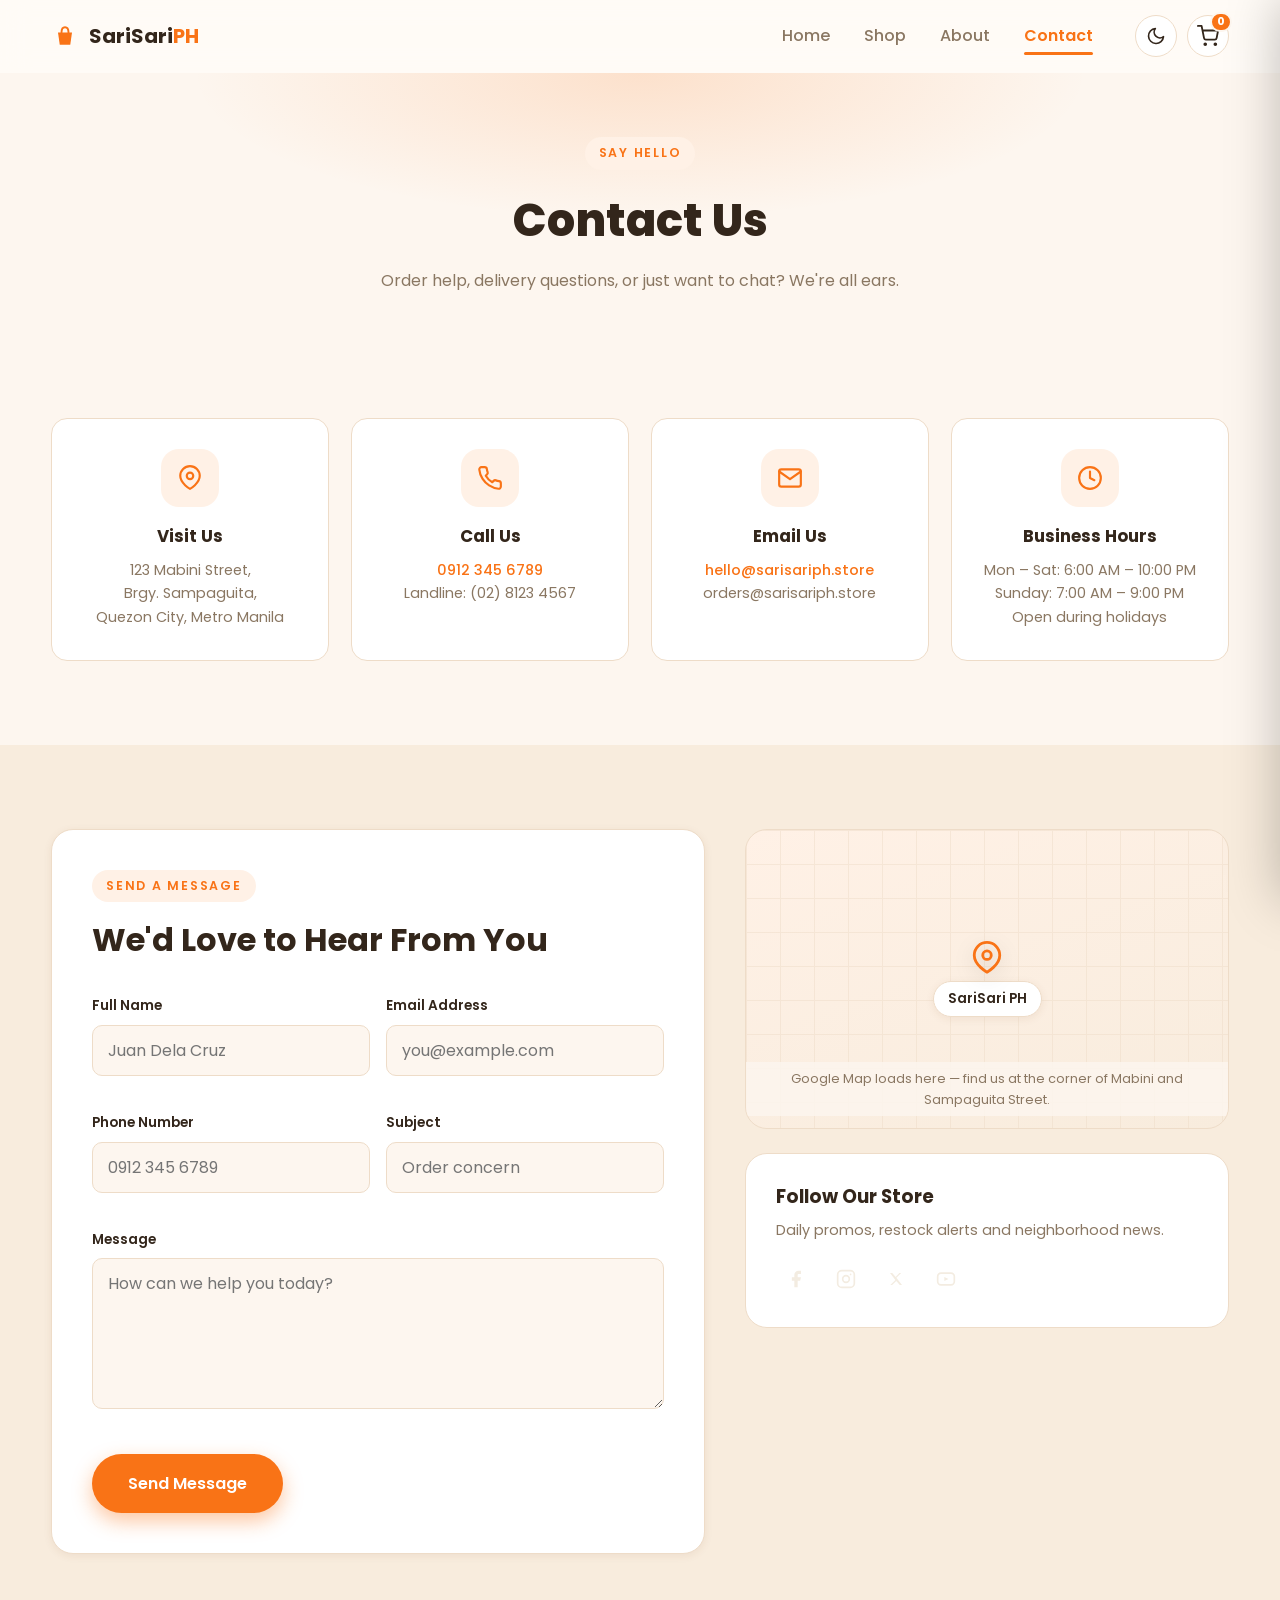
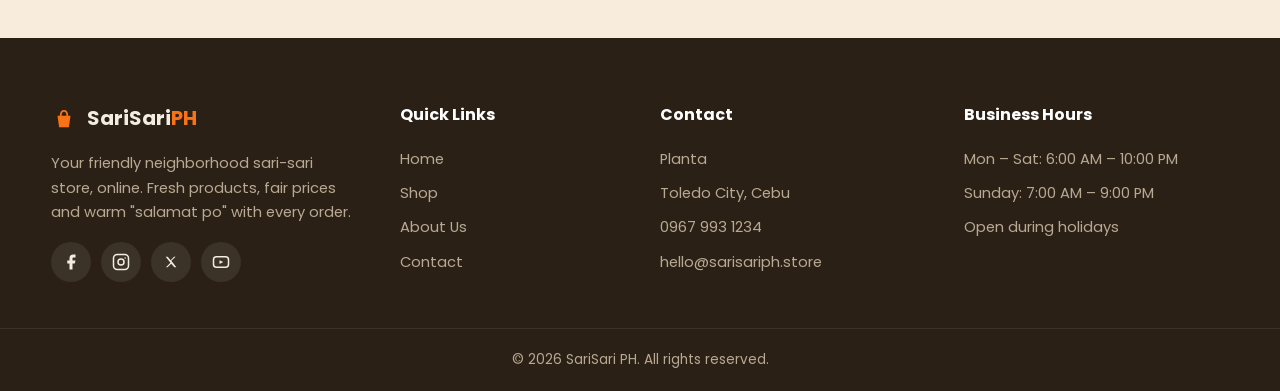
<file: contact.html>
<!DOCTYPE html>
<!-- ============================================================
     SariSari PH — Contact Page
     Contact form (validated by app.js), store details, business
     hours, a Google Maps placeholder and social media links.
     ============================================================ -->
<html lang="en" data-theme="light">
<head>
  <meta charset="UTF-8">
  <meta name="viewport" content="width=device-width, initial-scale=1.0">
  <meta name="description" content="Get in touch with SariSari PH — visit the store, send us a message, or follow us on social media.">
  <title>Contact Us — SariSari PH</title>

  <!-- Prevents theme flash by applying saved theme before first paint -->
  <script>
    (function () {
      var saved = localStorage.getItem('sarisari-theme');
      var dark = window.matchMedia && window.matchMedia('(prefers-color-scheme: dark)').matches;
      document.documentElement.setAttribute('data-theme', saved || (dark ? 'dark' : 'light'));
    })();
  </script>

  <link rel="preconnect" href="https://fonts.googleapis.com">
  <link rel="preconnect" href="https://fonts.gstatic.com" crossorigin>
  <link href="https://fonts.googleapis.com/css2?family=Poppins:wght@400;500;600;700;800&display=swap" rel="stylesheet">

  <link rel="stylesheet" href="css/style.css">
</head>

<body data-page="contact">

  <!-- ======================= LOADING OVERLAY ======================= -->
  <div class="loader" id="loader" aria-hidden="true">
    <div class="loader-spinner"></div>
    <p class="loader-text">SariSari<span>PH</span></p>
  </div>

  <!-- ======================= NAVBAR ======================= -->
  <header class="navbar" id="navbar">
    <div class="container nav-inner">
      <a href="index.html" class="brand" aria-label="SariSari PH home">
        <svg class="brand-icon" viewBox="0 0 32 32" width="28" height="28" fill="none"
             stroke="currentColor" stroke-width="2.2" stroke-linecap="round" stroke-linejoin="round">
          <path d="M8 12h16l-2 14H10z" fill="currentColor" stroke="none"/>
          <path d="M12 12c0-4 2-6 4-6s4 2 4 6" />
        </svg>
        <span class="brand-text">SariSari<em>PH</em></span>
      </a>

      <nav class="nav-menu" id="navMenu" aria-label="Main navigation">
        <ul class="nav-links">
          <li><a class="nav-link" href="index.html">Home</a></li>
          <li><a class="nav-link" href="shop.html">Shop</a></li>
          <li><a class="nav-link" href="about.html">About</a></li>
          <li><a class="nav-link" href="contact.html">Contact</a></li>
        </ul>

        <div class="nav-actions">
          <button class="theme-toggle" id="themeToggle" aria-label="Switch between light and dark mode">
            <svg class="icon icon-sun" viewBox="0 0 24 24" width="20" height="20" fill="none" stroke="currentColor" stroke-width="2" stroke-linecap="round">
              <circle cx="12" cy="12" r="4"/><path d="M12 2v2M12 20v2M4.9 4.9l1.4 1.4M17.7 17.7l1.4 1.4M2 12h2M20 12h2M4.9 19.1l1.4-1.4M17.7 6.3l1.4-1.4"/>
            </svg>
            <svg class="icon icon-moon" viewBox="0 0 24 24" width="20" height="20" fill="none" stroke="currentColor" stroke-width="2" stroke-linecap="round" stroke-linejoin="round">
              <path d="M21 12.8A9 9 0 1 1 11.2 3a7 7 0 0 0 9.8 9.8z"/>
            </svg>
          </button>

          <button class="cart-btn" id="cartBtn" aria-label="Open shopping cart">
            <svg viewBox="0 0 24 24" width="22" height="22" fill="none" stroke="currentColor" stroke-width="2" stroke-linecap="round" stroke-linejoin="round">
              <circle cx="9" cy="21" r="1"/><circle cx="20" cy="21" r="1"/>
              <path d="M1 1h4l2.68 13.39a2 2 0 0 0 2 1.61h9.72a2 2 0 0 0 2-1.61L23 6H6"/>
            </svg>
            <span class="cart-count" id="cartCount">0</span>
          </button>
        </div>
      </nav>

      <button class="hamburger" id="hamburger" aria-label="Toggle menu" aria-expanded="false">
        <span></span><span></span><span></span>
      </button>
    </div>
  </header>

  <main>

    <!-- ======================= PAGE HEADER ======================= -->
    <section class="page-header">
      <div class="container">
        <span class="eyebrow">Say hello</span>
        <h1>Contact Us</h1>
        <p>Order help, delivery questions, or just want to chat? We're all ears.</p>
      </div>
    </section>

    <!-- ======================= CONTACT INFO CARDS ======================= -->
    <section class="section">
      <div class="container">
        <div class="contact-info-grid" id="contactInfoGrid">
          <!-- Four static contact cards -->
          <div class="contact-card reveal">
            <div class="contact-icon">
              <svg viewBox="0 0 24 24" width="26" height="26" fill="none" stroke="currentColor" stroke-width="2" stroke-linecap="round" stroke-linejoin="round"><path d="M21 10c0 7-9 12-9 12s-9-5-9-12a9 9 0 0 1 18 0z"/><circle cx="12" cy="10" r="3"/></svg>
            </div>
            <h3>Visit Us</h3>
            <p>123 Mabini Street,<br>Brgy. Sampaguita,<br>Quezon City, Metro Manila</p>
          </div>

          <div class="contact-card reveal">
            <div class="contact-icon">
              <svg viewBox="0 0 24 24" width="26" height="26" fill="none" stroke="currentColor" stroke-width="2" stroke-linecap="round" stroke-linejoin="round"><path d="M22 16.92v3a2 2 0 0 1-2.18 2 19.79 19.79 0 0 1-8.63-3.07 19.5 19.5 0 0 1-6-6 19.79 19.79 0 0 1-3.07-8.67A2 2 0 0 1 4.11 2h3a2 2 0 0 1 2 1.72c.13.96.36 1.9.7 2.81a2 2 0 0 1-.45 2.11L8.09 9.91a16 16 0 0 0 6 6l1.27-1.27a2 2 0 0 1 2.11-.45c.91.34 1.85.57 2.81.7A2 2 0 0 1 22 16.92z"/></svg>
            </div>
            <h3>Call Us</h3>
            <p><a href="tel:+639123456789">0912 345 6789</a><br>Landline: (02) 8123 4567</p>
          </div>

          <div class="contact-card reveal">
            <div class="contact-icon">
              <svg viewBox="0 0 24 24" width="26" height="26" fill="none" stroke="currentColor" stroke-width="2" stroke-linecap="round" stroke-linejoin="round"><path d="M4 4h16c1.1 0 2 .9 2 2v12c0 1.1-.9 2-2 2H4c-1.1 0-2-.9-2-2V6c0-1.1.9-2 2-2z"/><path d="M22 6l-10 7L2 6"/></svg>
            </div>
            <h3>Email Us</h3>
            <p><a href="mailto:hello@sarisariph.store">hello@sarisariph.store</a><br>orders@sarisariph.store</p>
          </div>

          <div class="contact-card reveal">
            <div class="contact-icon">
              <svg viewBox="0 0 24 24" width="26" height="26" fill="none" stroke="currentColor" stroke-width="2" stroke-linecap="round" stroke-linejoin="round"><circle cx="12" cy="12" r="10"/><path d="M12 6v6l4 2"/></svg>
            </div>
            <h3>Business Hours</h3>
            <p>Mon – Sat: 6:00 AM – 10:00 PM<br>Sunday: 7:00 AM – 9:00 PM<br>Open during holidays</p>
          </div>
        </div>
      </div>
    </section>

    <!-- ======================= FORM + MAP ======================= -->
    <section class="section section-alt">
      <div class="container contact-grid">

        <!-- Contact form -->
        <div class="contact-form-wrap reveal">
          <span class="eyebrow">Send a message</span>
          <h2>We'd Love to Hear From You</h2>

          <form id="contactForm" novalidate>
            <div class="form-row">
              <div class="form-group">
                <label for="contactName">Full Name</label>
                <input type="text" id="contactName" name="name" placeholder="Juan Dela Cruz" required>
                <span class="form-error" data-for="contactName"></span>
              </div>
              <div class="form-group">
                <label for="contactEmail">Email Address</label>
                <input type="email" id="contactEmail" name="email" placeholder="you@example.com" required>
                <span class="form-error" data-for="contactEmail"></span>
              </div>
            </div>

            <div class="form-row">
              <div class="form-group">
                <label for="contactPhone">Phone Number</label>
                <input type="tel" id="contactPhone" name="phone" placeholder="0912 345 6789" required>
                <span class="form-error" data-for="contactPhone"></span>
              </div>
              <div class="form-group">
                <label for="contactSubject">Subject</label>
                <input type="text" id="contactSubject" name="subject" placeholder="Order concern" required>
                <span class="form-error" data-for="contactSubject"></span>
              </div>
            </div>

            <div class="form-group">
              <label for="contactMessage">Message</label>
              <textarea id="contactMessage" name="message" rows="5" placeholder="How can we help you today?" required></textarea>
              <span class="form-error" data-for="contactMessage"></span>
            </div>

            <button type="submit" class="btn btn-primary btn-lg">Send Message</button>
          </form>
        </div>

        <!-- Google Maps placeholder + socials -->
        <div class="contact-side reveal">
          <div class="map-placeholder" role="img" aria-label="Map placeholder showing store location at 123 Mabini Street, Quezon City">
            <div class="map-grid" aria-hidden="true"></div>
            <div class="map-pin">
              <svg viewBox="0 0 24 24" width="34" height="34" fill="none" stroke="currentColor" stroke-width="2" stroke-linecap="round" stroke-linejoin="round"><path d="M21 10c0 7-9 12-9 12s-9-5-9-12a9 9 0 0 1 18 0z"/><circle cx="12" cy="10" r="3"/></svg>
              <span>SariSari PH</span>
            </div>
            <p class="map-note">Google Map loads here — find us at the corner of Mabini and Sampaguita Street.</p>
          </div>

          <div class="social-block">
            <h3>Follow Our Store</h3>
            <p>Daily promos, restock alerts and neighborhood news.</p>
            <div class="social-links social-links-lg">
              <a href="#" aria-label="Facebook">
                <svg viewBox="0 0 24 24" width="20" height="20" fill="currentColor"><path d="M18 2h-3a5 5 0 0 0-5 5v3H7v4h3v8h4v-8h3l1-4h-4V7a1 1 0 0 1 1-1h3z"/></svg>
              </a>
              <a href="#" aria-label="Instagram">
                <svg viewBox="0 0 24 24" width="20" height="20" fill="none" stroke="currentColor" stroke-width="2"><rect x="2" y="2" width="20" height="20" rx="5"/><circle cx="12" cy="12" r="4"/><circle cx="17.5" cy="6.5" r="1" fill="currentColor" stroke="none"/></svg>
              </a>
              <a href="#" aria-label="X (Twitter)">
                <svg viewBox="0 0 24 24" width="18" height="18" fill="currentColor"><path d="M4 4l7.2 9.3L4.4 20h2.4l5.6-5.5L17 20h3l-7.5-9.7L18.9 4h-2.4l-5 5.2L7 4z"/></svg>
              </a>
              <a href="#" aria-label="YouTube">
                <svg viewBox="0 0 24 24" width="20" height="20" fill="none" stroke="currentColor" stroke-width="2"><rect x="2" y="5" width="20" height="14" rx="4"/><path d="M10 9.5l5 2.5-5 2.5z" fill="currentColor" stroke="none"/></svg>
              </a>
            </div>
          </div>
        </div>

      </div>
    </section>

  </main>

  <!-- ======================= FOOTER ======================= -->
  <footer class="footer">
    <div class="container footer-grid">

      <div class="footer-col footer-brand">
        <a href="index.html" class="brand footer-brand-link">
          <svg class="brand-icon" viewBox="0 0 32 32" width="26" height="26" fill="none"
               stroke="currentColor" stroke-width="2.2" stroke-linecap="round" stroke-linejoin="round">
            <path d="M8 12h16l-2 14H10z" fill="currentColor" stroke="none"/>
            <path d="M12 12c0-4 2-6 4-6s4 2 4 6" />
          </svg>
          <span class="brand-text">SariSari<em>PH</em></span>
        </a>
        <p>Your friendly neighborhood sari-sari store, online. Fresh products, fair prices and warm "salamat po"
        with every order.</p>
        <div class="social-links">
          <a href="#" aria-label="Facebook">
            <svg viewBox="0 0 24 24" width="18" height="18" fill="currentColor"><path d="M18 2h-3a5 5 0 0 0-5 5v3H7v4h3v8h4v-8h3l1-4h-4V7a1 1 0 0 1 1-1h3z"/></svg>
          </a>
          <a href="#" aria-label="Instagram">
            <svg viewBox="0 0 24 24" width="18" height="18" fill="none" stroke="currentColor" stroke-width="2"><rect x="2" y="2" width="20" height="20" rx="5"/><circle cx="12" cy="12" r="4"/><circle cx="17.5" cy="6.5" r="1" fill="currentColor" stroke="none"/></svg>
          </a>
          <a href="#" aria-label="X (Twitter)">
            <svg viewBox="0 0 24 24" width="16" height="16" fill="currentColor"><path d="M4 4l7.2 9.3L4.4 20h2.4l5.6-5.5L17 20h3l-7.5-9.7L18.9 4h-2.4l-5 5.2L7 4z"/></svg>
          </a>
          <a href="#" aria-label="YouTube">
            <svg viewBox="0 0 24 24" width="18" height="18" fill="none" stroke="currentColor" stroke-width="2"><rect x="2" y="5" width="20" height="14" rx="4"/><path d="M10 9.5l5 2.5-5 2.5z" fill="currentColor" stroke="none"/></svg>
          </a>
        </div>
      </div>

      <div class="footer-col">
        <h4>Quick Links</h4>
        <ul>
          <li><a href="index.html">Home</a></li>
          <li><a href="shop.html">Shop</a></li>
          <li><a href="about.html">About Us</a></li>
          <li><a href="contact.html">Contact</a></li>
        </ul>
      </div>

      <div class="footer-col">
        <h4>Contact</h4>
        <ul>
          <li>Planta</li>
          <li>Toledo City, Cebu</li>
          <li>0967 993 1234</li>
          <li><a href="mailto:hello@sarisariph.store">hello@sarisariph.store</a></li>
        </ul>
      </div>

      <div class="footer-col">
        <h4>Business Hours</h4>
        <ul>
          <li>Mon – Sat: 6:00 AM – 10:00 PM</li>
          <li>Sunday: 7:00 AM – 9:00 PM</li>
          <li>Open during holidays</li>
        </ul>
      </div>
    </div>

    <div class="footer-bottom">
      <div class="container">
        <p>&copy; 2026 SariSari PH. All rights reserved.</p>
      </div>
    </div>
  </footer>

  <!-- ======================= SHOPPING CART DRAWER ======================= -->
  <div class="drawer-overlay" id="drawerOverlay" aria-hidden="true"></div>
  <aside class="cart-drawer" id="cartDrawer" aria-label="Shopping cart" aria-hidden="true">
    <div class="drawer-header">
      <h3>Your Cart</h3>
      <button class="drawer-close" id="cartClose" aria-label="Close cart">
        <svg viewBox="0 0 24 24" width="18" height="18" fill="none" stroke="currentColor" stroke-width="2" stroke-linecap="round"><path d="M18 6L6 18M6 6l12 12"/></svg>
      </button>
    </div>
    <div class="drawer-items" id="cartItems"></div>
    <div class="drawer-footer" id="cartFooter"></div>
  </aside>

  <!-- ======================= CHECKOUT MODAL ======================= -->
  <div class="checkout-overlay" id="checkoutOverlay" aria-hidden="true">
    <div class="checkout-modal" role="dialog" aria-modal="true" aria-label="Checkout">
      <button class="checkout-close" id="checkoutClose" aria-label="Close checkout">
        <svg viewBox="0 0 24 24" width="18" height="18" fill="none" stroke="currentColor" stroke-width="2" stroke-linecap="round"><path d="M18 6L6 18M6 6l12 12"/></svg>
      </button>
      <div class="checkout-content" id="checkoutContent"></div>
    </div>
  </div>

  <!-- ======================= TOASTS & BACK-TO-TOP ======================= -->
  <div class="toast-container" id="toastContainer" aria-live="polite"></div>
  <button class="back-to-top" id="backToTop" aria-label="Back to top">
    <svg viewBox="0 0 24 24" width="20" height="20" fill="none" stroke="currentColor" stroke-width="2.5" stroke-linecap="round" stroke-linejoin="round"><path d="M12 19V5M5 12l7-7 7 7"/></svg>
  </button>

  <!-- JavaScript — loaded in dependency order -->
  <script src="js/products.js"></script>
  <script src="js/cart.js"></script>
  <script src="js/theme.js"></script>
  <script src="js/checkout.js"></script>
  <script src="js/app.js"></script>
</body>
</html>
</file>
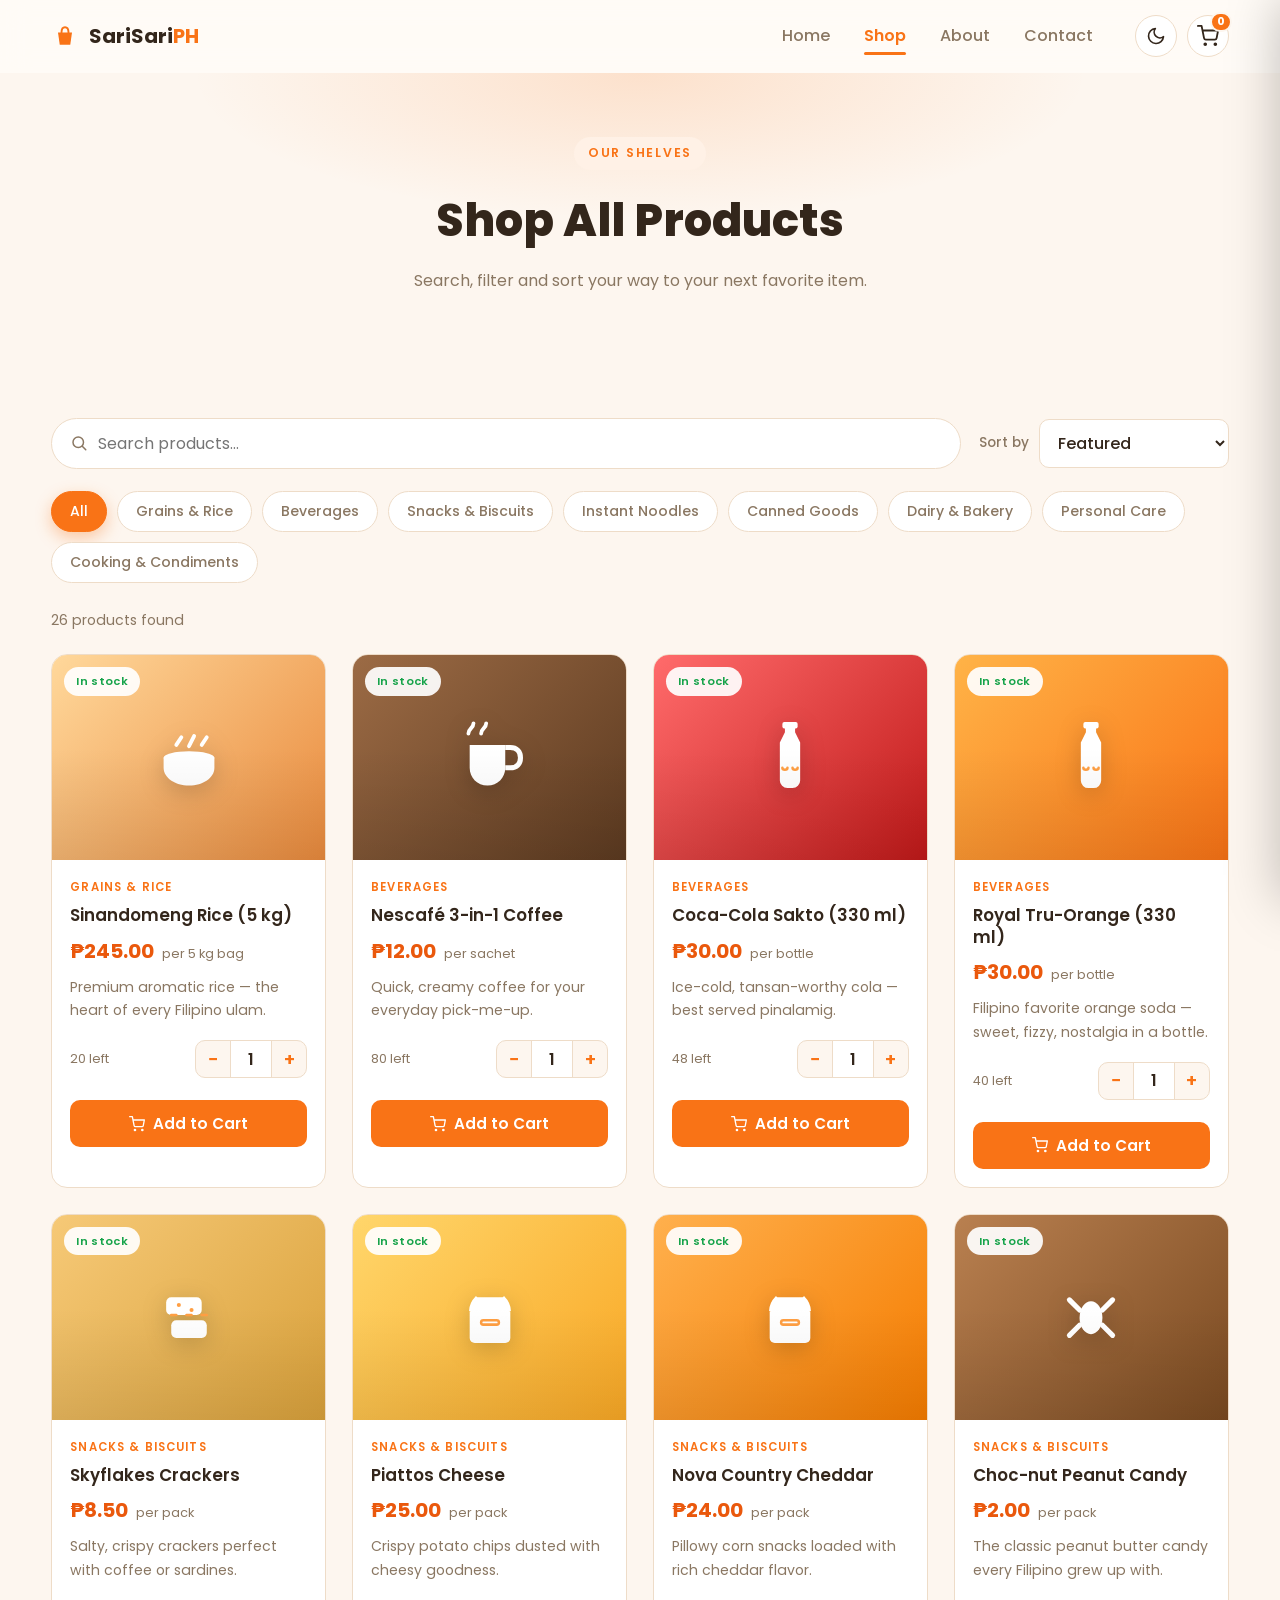
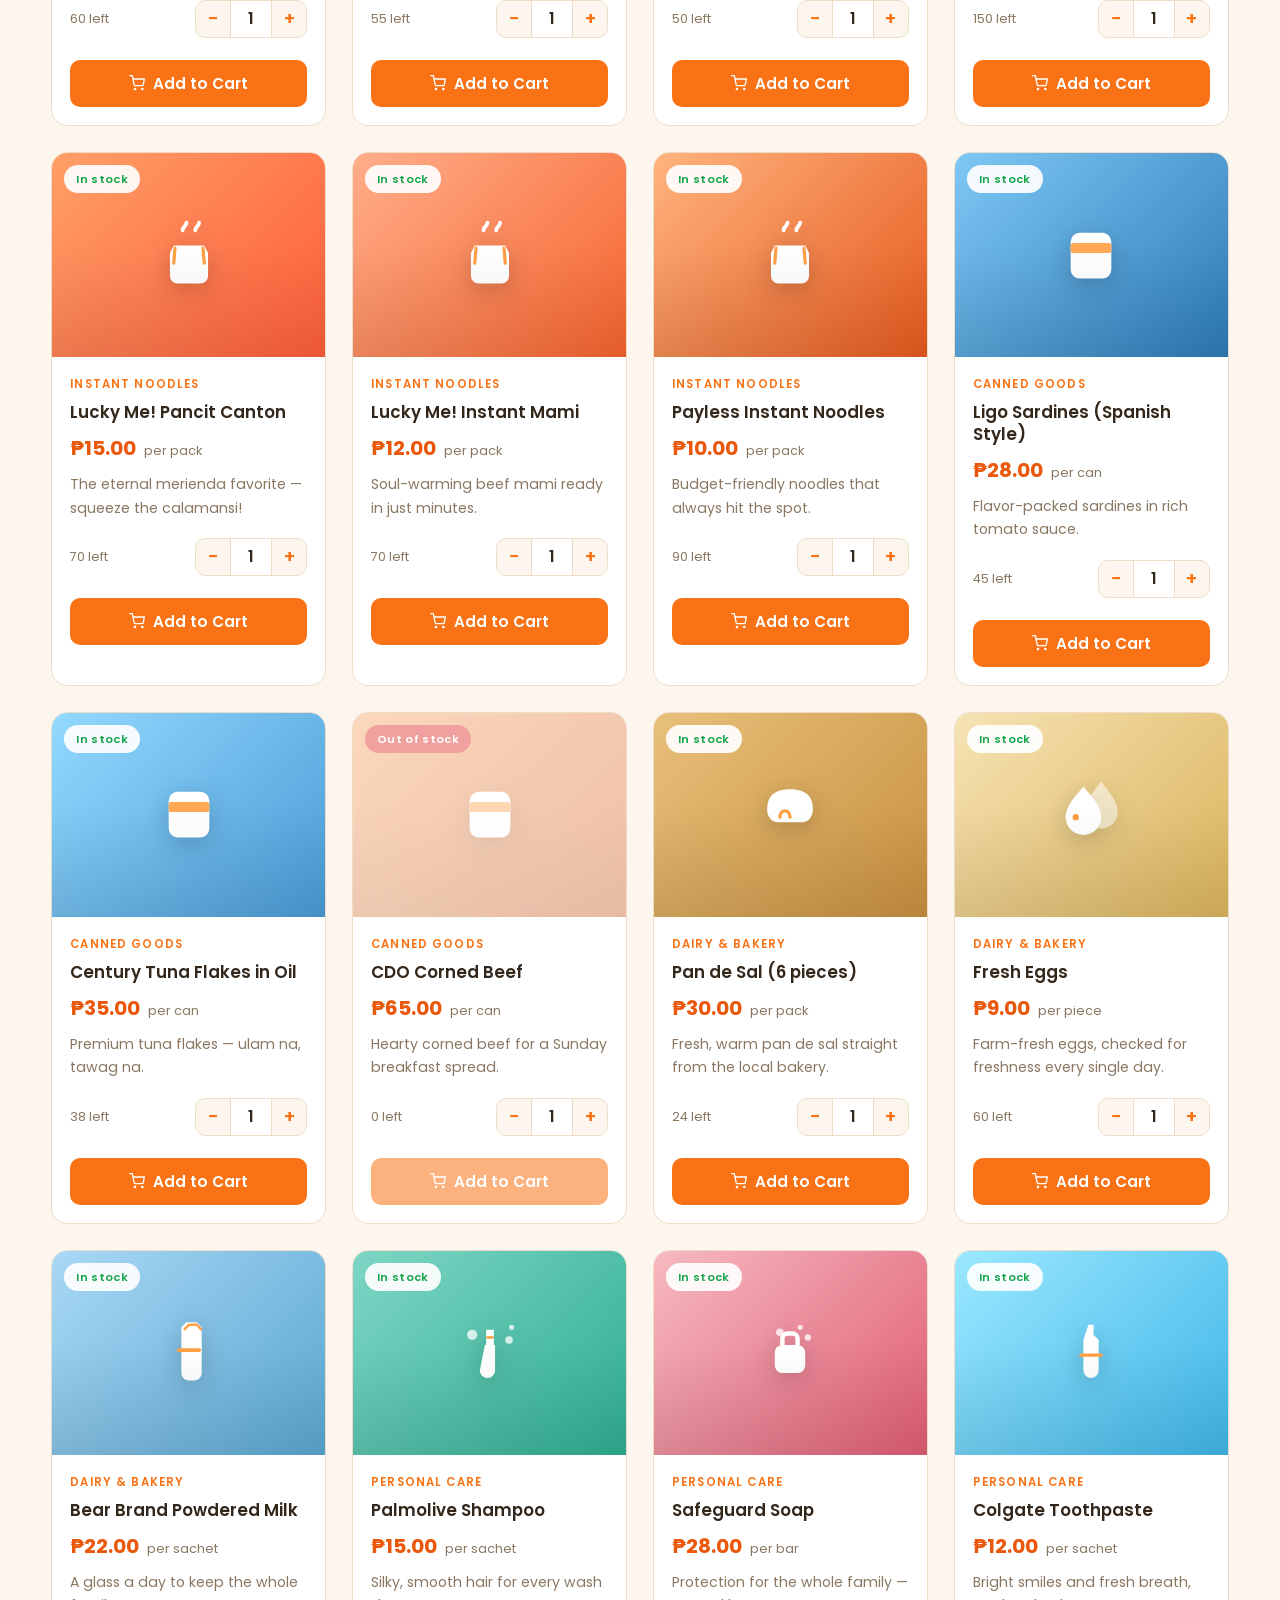
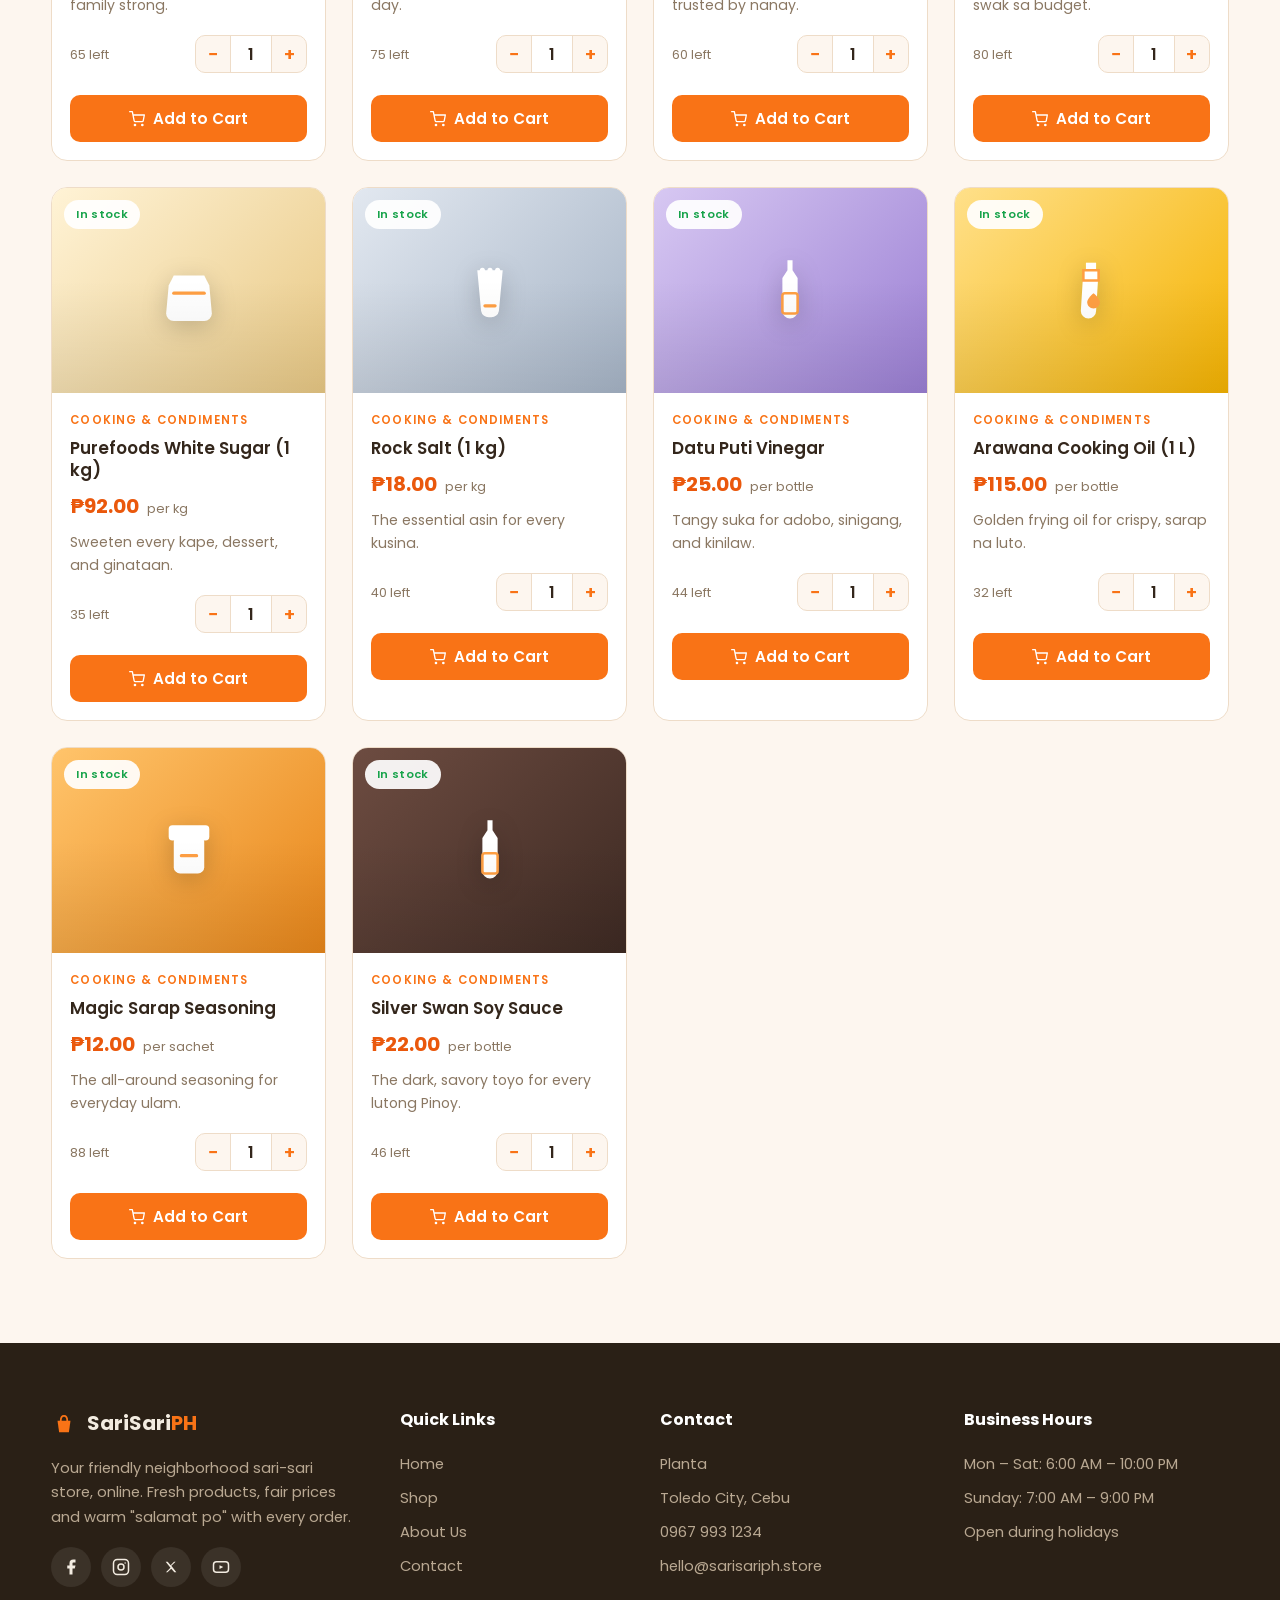
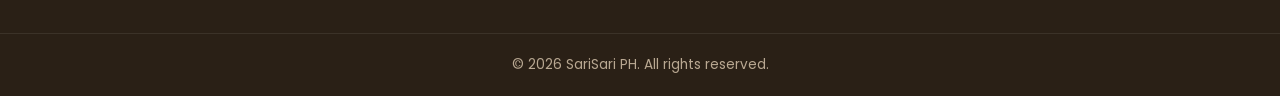
<file: shop.html>
<!DOCTYPE html>
<!-- ============================================================
     SariSari PH — Shop Page
     All product cards are generated dynamically by app.js from the
     products array in js/products.js (no hardcoded cards).
     ------------------------------------------------------------
     Features: search, category filter, price/name sorting,
               responsive product grid, quantity selector, add-to-cart
     ============================================================ -->
<html lang="en" data-theme="light">
<head>
  <meta charset="UTF-8">
  <meta name="viewport" content="width=device-width, initial-scale=1.0">
  <meta name="description" content="Browse and order from SariSari PH's full product lineup — rice, coffee, snacks, canned goods, personal care and more.">
  <title>Shop — SariSari PH</title>

  <!-- Prevents theme flash by applying saved theme before first paint -->
  <script>
    (function () {
      var saved = localStorage.getItem('sarisari-theme');
      var dark = window.matchMedia && window.matchMedia('(prefers-color-scheme: dark)').matches;
      document.documentElement.setAttribute('data-theme', saved || (dark ? 'dark' : 'light'));
    })();
  </script>

  <link rel="preconnect" href="https://fonts.googleapis.com">
  <link rel="preconnect" href="https://fonts.gstatic.com" crossorigin>
  <link href="https://fonts.googleapis.com/css2?family=Poppins:wght@400;500;600;700;800&display=swap" rel="stylesheet">

  <link rel="stylesheet" href="css/style.css">
</head>

<body data-page="shop">

  <!-- ======================= LOADING OVERLAY ======================= -->
  <div class="loader" id="loader" aria-hidden="true">
    <div class="loader-spinner"></div>
    <p class="loader-text">SariSari<span>PH</span></p>
  </div>

  <!-- ======================= NAVBAR ======================= -->
  <header class="navbar" id="navbar">
    <div class="container nav-inner">
      <a href="index.html" class="brand" aria-label="SariSari PH home">
        <svg class="brand-icon" viewBox="0 0 32 32" width="28" height="28" fill="none"
             stroke="currentColor" stroke-width="2.2" stroke-linecap="round" stroke-linejoin="round">
          <path d="M8 12h16l-2 14H10z" fill="currentColor" stroke="none"/>
          <path d="M12 12c0-4 2-6 4-6s4 2 4 6" />
        </svg>
        <span class="brand-text">SariSari<em>PH</em></span>
      </a>

      <nav class="nav-menu" id="navMenu" aria-label="Main navigation">
        <ul class="nav-links">
          <li><a class="nav-link" href="index.html">Home</a></li>
          <li><a class="nav-link" href="shop.html">Shop</a></li>
          <li><a class="nav-link" href="about.html">About</a></li>
          <li><a class="nav-link" href="contact.html">Contact</a></li>
        </ul>

        <div class="nav-actions">
          <button class="theme-toggle" id="themeToggle" aria-label="Switch between light and dark mode">
            <svg class="icon icon-sun" viewBox="0 0 24 24" width="20" height="20" fill="none" stroke="currentColor" stroke-width="2" stroke-linecap="round">
              <circle cx="12" cy="12" r="4"/><path d="M12 2v2M12 20v2M4.9 4.9l1.4 1.4M17.7 17.7l1.4 1.4M2 12h2M20 12h2M4.9 19.1l1.4-1.4M17.7 6.3l1.4-1.4"/>
            </svg>
            <svg class="icon icon-moon" viewBox="0 0 24 24" width="20" height="20" fill="none" stroke="currentColor" stroke-width="2" stroke-linecap="round" stroke-linejoin="round">
              <path d="M21 12.8A9 9 0 1 1 11.2 3a7 7 0 0 0 9.8 9.8z"/>
            </svg>
          </button>

          <button class="cart-btn" id="cartBtn" aria-label="Open shopping cart">
            <svg viewBox="0 0 24 24" width="22" height="22" fill="none" stroke="currentColor" stroke-width="2" stroke-linecap="round" stroke-linejoin="round">
              <circle cx="9" cy="21" r="1"/><circle cx="20" cy="21" r="1"/>
              <path d="M1 1h4l2.68 13.39a2 2 0 0 0 2 1.61h9.72a2 2 0 0 0 2-1.61L23 6H6"/>
            </svg>
            <span class="cart-count" id="cartCount">0</span>
          </button>
        </div>
      </nav>

      <button class="hamburger" id="hamburger" aria-label="Toggle menu" aria-expanded="false">
        <span></span><span></span><span></span>
      </button>
    </div>
  </header>

  <main>

    <!-- ======================= PAGE HEADER ======================= -->
    <section class="page-header">
      <div class="container">
        <span class="eyebrow">Our Shelves</span>
        <h1>Shop All Products</h1>
        <p>Search, filter and sort your way to your next favorite item.</p>
      </div>
    </section>

    <!-- ======================= SHOP CONTROLS ======================= -->
    <section class="section">
      <div class="container">

        <!-- Toolbar: search + sort -->
        <div class="shop-toolbar reveal">
          <div class="search-box">
            <svg viewBox="0 0 24 24" width="18" height="18" fill="none" stroke="currentColor" stroke-width="2" stroke-linecap="round">
              <circle cx="11" cy="11" r="7"/><path d="M21 21l-4.3-4.3"/>
            </svg>
            <input type="search" id="searchInput" placeholder="Search products…" aria-label="Search products">
          </div>

          <div class="sort-box">
            <label for="sortSelect">Sort by</label>
            <select id="sortSelect" aria-label="Sort products">
              <option value="featured">Featured</option>
              <option value="price-asc">Price: Low to High</option>
              <option value="price-desc">Price: High to Low</option>
              <option value="name-asc">Name: A to Z</option>
              <option value="name-desc">Name: Z to A</option>
            </select>
          </div>
        </div>

        <!-- Category filter chips (built dynamically) -->
        <div class="filter-chips" id="filterChips" role="group" aria-label="Filter by category"></div>

        <!-- Results count -->
        <p class="results-count" id="resultsCount" aria-live="polite"></p>

        <!-- Product grid (rendered dynamically) -->
        <div class="product-grid" id="productGrid" aria-live="polite"></div>

        <!-- Empty state (shown when no products match) -->
        <div class="empty-state" id="emptyState" hidden>
          <div class="empty-icon">
            <svg viewBox="0 0 24 24" width="40" height="40" fill="none" stroke="currentColor" stroke-width="1.6" stroke-linecap="round" stroke-linejoin="round"><circle cx="11" cy="11" r="7"/><path d="M21 21l-4.3-4.3"/></svg>
          </div>
          <h3>No products found</h3>
          <p>Try a different keyword or category.</p>
          <button class="btn btn-outline" id="clearFiltersBtn">Clear Filters</button>
        </div>
      </div>
    </section>

  </main>

  <!-- ======================= FOOTER ======================= -->
  <footer class="footer">
    <div class="container footer-grid">

      <div class="footer-col footer-brand">
        <a href="index.html" class="brand footer-brand-link">
          <svg class="brand-icon" viewBox="0 0 32 32" width="26" height="26" fill="none"
               stroke="currentColor" stroke-width="2.2" stroke-linecap="round" stroke-linejoin="round">
            <path d="M8 12h16l-2 14H10z" fill="currentColor" stroke="none"/>
            <path d="M12 12c0-4 2-6 4-6s4 2 4 6" />
          </svg>
          <span class="brand-text">SariSari<em>PH</em></span>
        </a>
        <p>Your friendly neighborhood sari-sari store, online. Fresh products, fair prices and warm "salamat po"
        with every order.</p>
        <div class="social-links">
          <a href="#" aria-label="Facebook">
            <svg viewBox="0 0 24 24" width="18" height="18" fill="currentColor"><path d="M18 2h-3a5 5 0 0 0-5 5v3H7v4h3v8h4v-8h3l1-4h-4V7a1 1 0 0 1 1-1h3z"/></svg>
          </a>
          <a href="#" aria-label="Instagram">
            <svg viewBox="0 0 24 24" width="18" height="18" fill="none" stroke="currentColor" stroke-width="2"><rect x="2" y="2" width="20" height="20" rx="5"/><circle cx="12" cy="12" r="4"/><circle cx="17.5" cy="6.5" r="1" fill="currentColor" stroke="none"/></svg>
          </a>
          <a href="#" aria-label="X (Twitter)">
            <svg viewBox="0 0 24 24" width="16" height="16" fill="currentColor"><path d="M4 4l7.2 9.3L4.4 20h2.4l5.6-5.5L17 20h3l-7.5-9.7L18.9 4h-2.4l-5 5.2L7 4z"/></svg>
          </a>
          <a href="#" aria-label="YouTube">
            <svg viewBox="0 0 24 24" width="18" height="18" fill="none" stroke="currentColor" stroke-width="2"><rect x="2" y="5" width="20" height="14" rx="4"/><path d="M10 9.5l5 2.5-5 2.5z" fill="currentColor" stroke="none"/></svg>
          </a>
        </div>
      </div>

      <div class="footer-col">
        <h4>Quick Links</h4>
        <ul>
          <li><a href="index.html">Home</a></li>
          <li><a href="shop.html">Shop</a></li>
          <li><a href="about.html">About Us</a></li>
          <li><a href="contact.html">Contact</a></li>
        </ul>
      </div>

      <div class="footer-col">
        <h4>Contact</h4>
        <ul>
          <li>Planta</li>
          <li>Toledo City, Cebu</li>
          <li>0967 993 1234</li>
          <li><a href="mailto:hello@sarisariph.store">hello@sarisariph.store</a></li>
        </ul>
      </div>

      <div class="footer-col">
        <h4>Business Hours</h4>
        <ul>
          <li>Mon – Sat: 6:00 AM – 10:00 PM</li>
          <li>Sunday: 7:00 AM – 9:00 PM</li>
          <li>Open during holidays</li>
        </ul>
      </div>
    </div>

    <div class="footer-bottom">
      <div class="container">
        <p>&copy; 2026 SariSari PH. All rights reserved.</p>
      </div>
    </div>
  </footer>

  <!-- ======================= SHOPPING CART DRAWER ======================= -->
  <div class="drawer-overlay" id="drawerOverlay" aria-hidden="true"></div>
  <aside class="cart-drawer" id="cartDrawer" aria-label="Shopping cart" aria-hidden="true">
    <div class="drawer-header">
      <h3>Your Cart</h3>
      <button class="drawer-close" id="cartClose" aria-label="Close cart">
        <svg viewBox="0 0 24 24" width="18" height="18" fill="none" stroke="currentColor" stroke-width="2" stroke-linecap="round"><path d="M18 6L6 18M6 6l12 12"/></svg>
      </button>
    </div>
    <div class="drawer-items" id="cartItems"></div>
    <div class="drawer-footer" id="cartFooter"></div>
  </aside>

  <!-- ======================= CHECKOUT MODAL ======================= -->
  <div class="checkout-overlay" id="checkoutOverlay" aria-hidden="true">
    <div class="checkout-modal" role="dialog" aria-modal="true" aria-label="Checkout">
      <button class="checkout-close" id="checkoutClose" aria-label="Close checkout">
        <svg viewBox="0 0 24 24" width="18" height="18" fill="none" stroke="currentColor" stroke-width="2" stroke-linecap="round"><path d="M18 6L6 18M6 6l12 12"/></svg>
      </button>
      <div class="checkout-content" id="checkoutContent"></div>
    </div>
  </div>

  <!-- ======================= TOASTS & BACK-TO-TOP ======================= -->
  <div class="toast-container" id="toastContainer" aria-live="polite"></div>
  <button class="back-to-top" id="backToTop" aria-label="Back to top">
    <svg viewBox="0 0 24 24" width="20" height="20" fill="none" stroke="currentColor" stroke-width="2.5" stroke-linecap="round" stroke-linejoin="round"><path d="M12 19V5M5 12l7-7 7 7"/></svg>
  </button>

  <!-- JavaScript — loaded in dependency order -->
  <script src="js/products.js"></script>
  <script src="js/cart.js"></script>
  <script src="js/theme.js"></script>
  <script src="js/checkout.js"></script>
  <script src="js/app.js"></script>
</body>
</html>
</file>
<file: css/style.css>
/* ============================================================
   SariSari PH — Global Stylesheet
   ------------------------------------------------------------
   Sections:
   01. Design tokens (light & dark themes)
   02. Reset & base
   03. Utilities
   04. Buttons
   05. Loading overlay
   06. Navbar
   07. Hero
   08. Page header
   09. Generic sections
   10. Highlights
   11. Product cards & grid
   12. Shop controls (search / filter / sort)
   13. Category grid
   14. Promo banner
   15. Testimonials
   16. CTA section
   17. About page (story / values / team / FAQ / why)
   18. Contact page (cards / form / map)
   19. Footer
   20. Cart drawer
   21. Checkout modal
   22. Toasts
   23. Back-to-top
   24. Animations
   25. Responsive
   ============================================================ */

/* ------------------------------------------------------------
   01. DESIGN TOKENS
   ------------------------------------------------------------ */
:root {
  /* Brand palette */
  --primary: #f97316;
  --primary-strong: #ea580c;
  --primary-soft: #fff1e6;
  --accent: #16a34a;
  --danger: #dc2626;
  --star: #f59e0b;

  /* Surfaces */
  --bg: #fdf6ef;
  --bg-alt: #f8ecdd;
  --surface: #ffffff;
  --surface-2: #fffaf4;
  --border: #eedcc8;

  /* Text */
  --text: #33261b;
  --text-muted: #8a7762;
  --on-primary: #ffffff;

  /* Effects */
  --shadow-sm: 0 2px 8px rgba(120, 70, 30, 0.08);
  --shadow: 0 12px 32px rgba(120, 70, 30, 0.14);
  --shadow-lg: 0 22px 55px rgba(120, 70, 30, 0.2);

  /* Navigation */
  --nav-bg: rgba(255, 252, 248, 0.88);
  --nav-shadow: 0 4px 24px rgba(120, 70, 30, 0.1);

  /* Footer */
  --footer-bg: #2a2016;
  --footer-text: #f3ece1;
  --footer-muted: #b9a892;

  /* Misc */
  --radius: 16px;
  --radius-sm: 10px;
  --radius-full: 999px;
  --transition: 0.3s cubic-bezier(0.4, 0, 0.2, 1);
  --font: "Poppins", system-ui, -apple-system, "Segoe UI", Roboto, sans-serif;
}

/* Dark theme overrides */
html[data-theme="dark"] {
  --primary: #fb923c;
  --primary-strong: #f97316;
  --primary-soft: #2b1d10;
  --accent: #22c55e;

  --bg: #14161b;
  --bg-alt: #191c22;
  --surface: #1e222a;
  --surface-2: #232833;
  --border: #2e343f;

  --text: #f3ede4;
  --text-muted: #a99c8c;
  --on-primary: #241505;

  --shadow-sm: 0 2px 8px rgba(0, 0, 0, 0.35);
  --shadow: 0 12px 32px rgba(0, 0, 0, 0.4);
  --shadow-lg: 0 22px 55px rgba(0, 0, 0, 0.5);

  --nav-bg: rgba(20, 22, 27, 0.88);
  --nav-shadow: 0 4px 24px rgba(0, 0, 0, 0.4);

  --footer-bg: #0e1013;
  --footer-text: #f3ede4;
  --footer-muted: #9c8f7f;
}

/* ------------------------------------------------------------
   02. RESET & BASE
   ------------------------------------------------------------ */
*,
*::before,
*::after {
  margin: 0;
  padding: 0;
  box-sizing: border-box;
}

html {
  scroll-behavior: smooth;
}

body {
  font-family: var(--font);
  background: var(--bg);
  color: var(--text);
  line-height: 1.65;
  font-size: 16px;
  -webkit-font-smoothing: antialiased;
  transition: background-color var(--transition), color var(--transition);
  overflow-x: hidden;
}

img,
svg {
  display: block;
  max-width: 100%;
}

a {
  color: inherit;
  text-decoration: none;
}

ul,
ol {
  list-style: none;
}

button {
  font-family: inherit;
  cursor: pointer;
  border: none;
  background: none;
  color: inherit;
}

input,
select,
textarea {
  font-family: inherit;
  font-size: 1rem;
  color: inherit;
}

::selection {
  background: var(--primary);
  color: var(--on-primary);
}

/* Custom scrollbar */
::-webkit-scrollbar {
  width: 11px;
}
::-webkit-scrollbar-track {
  background: var(--bg-alt);
}
::-webkit-scrollbar-thumb {
  background: color-mix(in srgb, var(--primary) 60%, var(--text-muted));
  border-radius: var(--radius-full);
  border: 3px solid var(--bg-alt);
}
::-webkit-scrollbar-thumb:hover {
  background: var(--primary);
}

/* ------------------------------------------------------------
   03. UTILITIES
   ------------------------------------------------------------ */
.container {
  width: min(1180px, 92%);
  margin-inline: auto;
}

.section {
  padding: 84px 0;
}

.section-alt {
  background: var(--bg-alt);
  transition: background-color var(--transition);
}

.section-head {
  text-align: center;
  max-width: 640px;
  margin: 0 auto 52px;
}

.section-head h2 {
  font-size: clamp(1.7rem, 3.5vw, 2.4rem);
  font-weight: 700;
  line-height: 1.2;
  margin: 10px 0 12px;
}

.section-head p {
  color: var(--text-muted);
}

.eyebrow {
  display: inline-block;
  font-size: 0.78rem;
  font-weight: 600;
  letter-spacing: 0.14em;
  text-transform: uppercase;
  color: var(--primary);
  background: var(--primary-soft);
  padding: 6px 14px;
  border-radius: var(--radius-full);
}

.gradient-text {
  background: linear-gradient(120deg, var(--primary), #ffb347);
  -webkit-background-clip: text;
  background-clip: text;
  -webkit-text-fill-color: transparent;
  color: var(--primary);
}

.section-cta {
  text-align: center;
  margin-top: 44px;
}

/* Scroll-reveal (JS toggles .visible) */
.reveal {
  opacity: 0;
  transform: translateY(28px);
  transition: opacity 0.7s ease, transform 0.7s ease;
}

.reveal.visible {
  opacity: 1;
  transform: none;
}

/* ------------------------------------------------------------
   04. BUTTONS
   ------------------------------------------------------------ */
.btn {
  display: inline-flex;
  align-items: center;
  justify-content: center;
  gap: 8px;
  font-weight: 600;
  font-size: 0.95rem;
  padding: 12px 26px;
  border-radius: var(--radius-full);
  border: 2px solid transparent;
  transition: transform var(--transition), box-shadow var(--transition),
              background-color var(--transition), color var(--transition),
              border-color var(--transition);
  white-space: nowrap;
}

.btn:active {
  transform: scale(0.96);
}

.btn-primary {
  background: var(--primary);
  color: var(--on-primary);
  box-shadow: 0 8px 20px color-mix(in srgb, var(--primary) 40%, transparent);
}

.btn-primary:hover {
  background: var(--primary-strong);
  transform: translateY(-3px);
  box-shadow: 0 12px 28px color-mix(in srgb, var(--primary) 50%, transparent);
}

.btn-outline {
  border-color: var(--primary);
  color: var(--primary);
  background: transparent;
}

.btn-outline:hover {
  background: var(--primary);
  color: var(--on-primary);
  transform: translateY(-3px);
  box-shadow: 0 10px 24px color-mix(in srgb, var(--primary) 35%, transparent);
}

.btn-light {
  background: #fff;
  color: var(--primary-strong);
  box-shadow: 0 8px 22px rgba(0, 0, 0, 0.2);
}

.btn-light:hover {
  transform: translateY(-3px);
  background: #fff8f2;
}

.btn-lg {
  padding: 15px 34px;
  font-size: 1rem;
}

.btn:disabled,
.btn.disabled {
  opacity: 0.55;
  cursor: not-allowed;
  transform: none !important;
  box-shadow: none !important;
}

/* ------------------------------------------------------------
   05. LOADING OVERLAY
   ------------------------------------------------------------ */
.loader {
  position: fixed;
  inset: 0;
  z-index: 9999;
  display: flex;
  flex-direction: column;
  align-items: center;
  justify-content: center;
  gap: 18px;
  background: var(--bg);
  transition: opacity 0.5s ease, visibility 0.5s ease;
}

.loader.done {
  opacity: 0;
  visibility: hidden;
  pointer-events: none;
}

.loader-spinner {
  width: 52px;
  height: 52px;
  border-radius: 50%;
  border: 4px solid var(--primary-soft);
  border-top-color: var(--primary);
  animation: spin 0.9s linear infinite;
}

.loader-text {
  font-weight: 700;
  font-size: 1.1rem;
  letter-spacing: 0.02em;
}

.loader-text span {
  color: var(--primary);
}

/* ------------------------------------------------------------
   06. NAVBAR
   ------------------------------------------------------------ */
.navbar {
  position: sticky;
  top: 0;
  z-index: 1000;
  background: var(--nav-bg);
  backdrop-filter: blur(14px);
  -webkit-backdrop-filter: blur(14px);
  border-bottom: 1px solid transparent;
  transition: box-shadow var(--transition), border-color var(--transition);
}

.navbar.scrolled {
  box-shadow: var(--nav-shadow);
  border-bottom-color: var(--border);
}

.nav-inner {
  display: flex;
  align-items: center;
  justify-content: space-between;
  height: 72px;
}

.brand {
  display: inline-flex;
  align-items: center;
  gap: 10px;
  font-weight: 700;
  font-size: 1.25rem;
}

.brand-icon {
  color: var(--primary);
  transition: transform var(--transition);
}

.brand:hover .brand-icon {
  transform: rotate(-8deg) scale(1.06);
}

.brand-text em {
  font-style: normal;
  color: var(--primary);
}

.nav-menu {
  display: flex;
  align-items: center;
  gap: 28px;
}

.nav-links {
  display: flex;
  align-items: center;
  gap: 6px;
}

.nav-link {
  position: relative;
  display: inline-block;
  padding: 8px 14px;
  font-weight: 500;
  color: var(--text-muted);
  border-radius: var(--radius-sm);
  transition: color var(--transition);
}

.nav-link::after {
  content: "";
  position: absolute;
  left: 14px;
  right: 14px;
  bottom: 2px;
  height: 3px;
  border-radius: 3px;
  background: var(--primary);
  transform: scaleX(0);
  transform-origin: left;
  transition: transform var(--transition);
}

.nav-link:hover {
  color: var(--primary);
}

.nav-link.active {
  color: var(--primary);
  font-weight: 600;
}

.nav-link.active::after {
  transform: scaleX(1);
}

.nav-actions {
  display: flex;
  align-items: center;
  gap: 10px;
}

/* Icon buttons (theme + cart) */
.theme-toggle,
.cart-btn {
  position: relative;
  display: inline-flex;
  align-items: center;
  justify-content: center;
  width: 42px;
  height: 42px;
  border-radius: 50%;
  border: 1px solid var(--border);
  background: var(--surface);
  color: var(--text);
  transition: transform var(--transition), background-color var(--transition),
              border-color var(--transition), color var(--transition);
}

.theme-toggle:hover,
.cart-btn:hover {
  transform: translateY(-2px);
  border-color: var(--primary);
  color: var(--primary);
}

.theme-toggle:active,
.cart-btn:active {
  transform: scale(0.92);
}

/* Show the icon matching the mode you can switch to */
.theme-toggle .icon-moon {
  display: block;
}
.theme-toggle .icon-sun {
  display: none;
}

html[data-theme="dark"] .theme-toggle .icon-moon {
  display: none;
}
html[data-theme="dark"] .theme-toggle .icon-sun {
  display: block;
}

.cart-count {
  position: absolute;
  top: -4px;
  right: -4px;
  min-width: 20px;
  height: 20px;
  padding: 0 5px;
  display: inline-flex;
  align-items: center;
  justify-content: center;
  font-size: 0.7rem;
  font-weight: 700;
  color: #fff;
  background: var(--primary);
  border-radius: var(--radius-full);
  border: 2px solid var(--bg);
  transform: scale(1);
  transition: transform 0.2s ease;
}

.cart-count.pop {
  animation: pop 0.4s ease;
}

/* Hamburger */
.hamburger {
  display: none;
  flex-direction: column;
  justify-content: center;
  gap: 5px;
  width: 44px;
  height: 44px;
  padding: 10px;
  border-radius: var(--radius-sm);
}

.hamburger span {
  display: block;
  height: 2.5px;
  width: 100%;
  border-radius: 3px;
  background: var(--text);
  transition: transform 0.3s ease, opacity 0.3s ease;
}

.hamburger.active span:nth-child(1) {
  transform: translateY(7.5px) rotate(45deg);
}
.hamburger.active span:nth-child(2) {
  opacity: 0;
}
.hamburger.active span:nth-child(3) {
  transform: translateY(-7.5px) rotate(-45deg);
}

/* ------------------------------------------------------------
   07. HERO
   ------------------------------------------------------------ */
.hero {
  position: relative;
  overflow: hidden;
  padding: 72px 0 96px;
  background:
    radial-gradient(ellipse 70% 60% at 85% 20%, color-mix(in srgb, var(--primary) 18%, transparent), transparent 60%),
    radial-gradient(ellipse 60% 50% at 8% 80%, color-mix(in srgb, var(--primary) 12%, transparent), transparent 60%),
    var(--bg);
  transition: background var(--transition);
}

.hero-inner {
  display: grid;
  grid-template-columns: 1.15fr 0.85fr;
  gap: 48px;
  align-items: center;
}

.hero-tag {
  display: inline-flex;
  align-items: center;
  gap: 8px;
  background: var(--primary-soft);
  color: var(--primary);
  font-weight: 600;
  font-size: 0.85rem;
  padding: 8px 16px;
  border-radius: var(--radius-full);
  margin-bottom: 20px;
}

.hero h1 {
  font-size: clamp(2rem, 4.8vw, 3.3rem);
  font-weight: 800;
  line-height: 1.15;
  margin-bottom: 18px;
}

.hero p {
  color: var(--text-muted);
  font-size: 1.05rem;
  max-width: 520px;
  margin-bottom: 30px;
}

.hero-actions {
  display: flex;
  flex-wrap: wrap;
  gap: 14px;
  margin-bottom: 40px;
}

.hero-stats {
  display: flex;
  gap: 36px;
}

.hero-stat {
  display: flex;
  flex-direction: column;
}

.hero-stat strong {
  font-size: 1.4rem;
  font-weight: 700;
  color: var(--primary);
}

.hero-stat span {
  font-size: 0.85rem;
  color: var(--text-muted);
}

/* Hero visual — floating icon tiles rendered by JS */
.hero-visual {
  position: relative;
  min-height: 380px;
}

.hv-tile {
  position: absolute;
  border-radius: 24px;
  display: flex;
  align-items: center;
  justify-content: center;
  box-shadow: var(--shadow-lg);
  animation: float 6s ease-in-out infinite;
}

.hv-tile--big {
  width: 210px;
  height: 210px;
  top: 50%;
  left: 50%;
  transform: translate(-50%, -50%);
  animation: floatCenter 6s ease-in-out infinite;
}

.hv-tile--s1 {
  width: 96px;
  height: 96px;
  top: 0;
  right: 6%;
  animation-delay: 0.6s;
}

.hv-tile--s2 {
  width: 84px;
  height: 84px;
  top: 12%;
  left: 2%;
  animation-delay: 1.2s;
}

.hv-tile--s3 {
  width: 100px;
  height: 100px;
  bottom: 4%;
  left: 4%;
  animation-delay: 1.8s;
}

.hv-tile--s4 {
  width: 78px;
  height: 78px;
  bottom: 10%;
  right: 2%;
  animation-delay: 2.4s;
}

/* ------------------------------------------------------------
   08. PAGE HEADER
   ------------------------------------------------------------ */
.page-header {
  padding: 64px 0 40px;
  text-align: center;
  background:
    radial-gradient(ellipse 50% 80% at 50% 0%, color-mix(in srgb, var(--primary) 16%, transparent), transparent 70%),
    var(--bg);
  transition: background var(--transition);
}

.page-header h1 {
  font-size: clamp(2rem, 4vw, 2.8rem);
  font-weight: 800;
  margin: 14px 0 10px;
}

.page-header p {
  color: var(--text-muted);
  max-width: 560px;
  margin-inline: auto;
}

/* ------------------------------------------------------------
   09. HIGHLIGHTS
   ------------------------------------------------------------ */
.highlights-grid {
  display: grid;
  grid-template-columns: repeat(4, 1fr);
  gap: 24px;
}

.highlight-card {
  background: var(--surface);
  border: 1px solid var(--border);
  border-radius: var(--radius);
  padding: 30px 24px;
  text-align: center;
  transition: transform var(--transition), box-shadow var(--transition),
              border-color var(--transition);
}

.highlight-card:hover {
  transform: translateY(-6px);
  box-shadow: var(--shadow);
  border-color: color-mix(in srgb, var(--primary) 35%, var(--border));
}

.highlight-icon {
  width: 60px;
  height: 60px;
  margin: 0 auto 18px;
  display: flex;
  align-items: center;
  justify-content: center;
  border-radius: 18px;
  background: var(--primary-soft);
  color: var(--primary);
  transition: transform var(--transition);
}

.highlight-card:hover .highlight-icon {
  transform: scale(1.1) rotate(-6deg);
}

.highlight-card h3 {
  font-size: 1.05rem;
  margin-bottom: 8px;
}

.highlight-card p {
  font-size: 0.9rem;
  color: var(--text-muted);
}

/* ------------------------------------------------------------
   10. PRODUCT CARDS & GRID
   ------------------------------------------------------------ */
.product-grid {
  display: grid;
  grid-template-columns: repeat(auto-fill, minmax(250px, 1fr));
  gap: 26px;
}

.product-card {
  display: flex;
  flex-direction: column;
  background: var(--surface);
  border: 1px solid var(--border);
  border-radius: var(--radius);
  overflow: hidden;
  transition: transform var(--transition), box-shadow var(--transition),
              border-color var(--transition);
  animation: fadeInUp 0.5s ease both;
}

.product-card:nth-child(2) { animation-delay: 0.05s; }
.product-card:nth-child(3) { animation-delay: 0.1s; }
.product-card:nth-child(4) { animation-delay: 0.15s; }
.product-card:nth-child(5) { animation-delay: 0.2s; }
.product-card:nth-child(6) { animation-delay: 0.25s; }
.product-card:nth-child(7) { animation-delay: 0.3s; }
.product-card:nth-child(8) { animation-delay: 0.35s; }
.product-card:nth-child(n + 9) { animation-delay: 0.4s; }

.product-card:hover {
  transform: translateY(-7px);
  box-shadow: var(--shadow-lg);
  border-color: color-mix(in srgb, var(--primary) 40%, var(--border));
}

.product-image {
  position: relative;
  aspect-ratio: 4 / 3;
  display: flex;
  align-items: center;
  justify-content: center;
  padding: 14px;
}

.product-image svg {
  width: 46%;
  height: 46%;
  max-width: 90px;
  max-height: 90px;
  filter: drop-shadow(0 6px 12px rgba(0, 0, 0, 0.18));
}

.product-image::after {
  content: "";
  position: absolute;
  inset: 0;
  background: linear-gradient(to top, rgba(0, 0, 0, 0.08), transparent 55%);
  pointer-events: none;
}

.p-stock {
  position: absolute;
  top: 12px;
  left: 12px;
  z-index: 2;
  font-size: 0.7rem;
  font-weight: 600;
  padding: 5px 12px;
  border-radius: var(--radius-full);
  letter-spacing: 0.03em;
}

.p-stock.in {
  background: rgba(255, 255, 255, 0.92);
  color: var(--accent);
}

.p-stock.out {
  background: rgba(220, 38, 38, 0.92);
  color: #fff;
}

.product-body {
  display: flex;
  flex-direction: column;
  flex: 1;
  padding: 18px;
  gap: 8px;
}

.p-category {
  font-size: 0.72rem;
  font-weight: 600;
  letter-spacing: 0.1em;
  text-transform: uppercase;
  color: var(--primary);
}

.product-name {
  font-size: 1.05rem;
  font-weight: 600;
  line-height: 1.3;
}

.product-price {
  display: flex;
  align-items: baseline;
  gap: 8px;
}

.price {
  font-size: 1.25rem;
  font-weight: 700;
  color: var(--primary-strong);
}

.price-unit {
  font-size: 0.8rem;
  color: var(--text-muted);
}

.product-desc {
  font-size: 0.88rem;
  color: var(--text-muted);
  display: -webkit-box;
  -webkit-line-clamp: 2;
  -webkit-box-orient: vertical;
  overflow: hidden;
  min-height: 2.7em;
}

/* Quantity selector */
.product-qty {
  display: flex;
  align-items: center;
  justify-content: space-between;
  margin-top: 10px;
}

.stock-left {
  font-size: 0.8rem;
  color: var(--text-muted);
}

.qty {
  display: inline-flex;
  align-items: center;
  border: 1px solid var(--border);
  border-radius: var(--radius-sm);
  overflow: hidden;
  background: var(--bg);
}

.qty-btn {
  width: 34px;
  height: 36px;
  display: flex;
  align-items: center;
  justify-content: center;
  font-size: 1.15rem;
  font-weight: 600;
  color: var(--primary);
  transition: background-color var(--transition);
}

.qty-btn:hover {
  background: var(--primary-soft);
}

.qty-btn:active {
  transform: scale(0.9);
}

.qty-input {
  width: 42px;
  height: 36px;
  text-align: center;
  border: none;
  border-inline: 1px solid var(--border);
  background: var(--surface);
  font-weight: 600;
  -moz-appearance: textfield;
}

.qty-input::-webkit-inner-spin-button,
.qty-input::-webkit-outer-spin-button {
  -webkit-appearance: none;
  margin: 0;
}

.add-to-cart {
  margin-top: 14px;
  width: 100%;
  padding: 12px;
  font-weight: 600;
  font-size: 0.95rem;
  border-radius: var(--radius-sm);
  background: var(--primary);
  color: var(--on-primary);
  display: inline-flex;
  align-items: center;
  justify-content: center;
  gap: 8px;
  transition: background-color var(--transition), transform var(--transition),
              box-shadow var(--transition);
}

.add-to-cart:hover:not(:disabled) {
  background: var(--primary-strong);
  transform: translateY(-2px);
  box-shadow: 0 10px 22px color-mix(in srgb, var(--primary) 35%, transparent);
}

.add-to-cart:active:not(:disabled) {
  transform: scale(0.97);
}

.add-to-cart:disabled {
  opacity: 0.55;
  cursor: not-allowed;
}

/* Card dimmed when out of stock */
.product-card.out-of-stock .product-image {
  opacity: 0.45;
}

/* ------------------------------------------------------------
   11. SHOP CONTROLS
   ------------------------------------------------------------ */
.shop-toolbar {
  display: flex;
  align-items: center;
  gap: 18px;
  flex-wrap: wrap;
  margin-bottom: 22px;
}

.search-box {
  flex: 1;
  min-width: 240px;
  display: flex;
  align-items: center;
  gap: 10px;
  background: var(--surface);
  border: 1px solid var(--border);
  border-radius: var(--radius-full);
  padding: 0 18px;
  color: var(--text-muted);
  transition: border-color var(--transition), box-shadow var(--transition);
}

.search-box:focus-within {
  border-color: var(--primary);
  box-shadow: 0 0 0 3px color-mix(in srgb, var(--primary) 18%, transparent);
}

.search-box input {
  flex: 1;
  border: none;
  outline: none;
  background: transparent;
  padding: 12px 0;
  min-width: 0;
}

.sort-box {
  display: flex;
  align-items: center;
  gap: 10px;
}

.sort-box label {
  font-size: 0.85rem;
  font-weight: 500;
  color: var(--text-muted);
}

.sort-box select {
  background: var(--surface);
  border: 1px solid var(--border);
  border-radius: var(--radius-sm);
  padding: 11px 14px;
  font-weight: 500;
  outline: none;
  cursor: pointer;
  transition: border-color var(--transition);
}

.sort-box select:focus {
  border-color: var(--primary);
}

/* Filter chips */
.filter-chips {
  display: flex;
  flex-wrap: wrap;
  gap: 10px;
  margin-bottom: 26px;
}

.chip {
  padding: 9px 18px;
  border-radius: var(--radius-full);
  border: 1px solid var(--border);
  background: var(--surface);
  color: var(--text-muted);
  font-size: 0.88rem;
  font-weight: 500;
  transition: all var(--transition);
}

.chip:hover {
  border-color: var(--primary);
  color: var(--primary);
  transform: translateY(-2px);
}

.chip.active {
  background: var(--primary);
  border-color: var(--primary);
  color: var(--on-primary);
  box-shadow: 0 6px 16px color-mix(in srgb, var(--primary) 35%, transparent);
}

.results-count {
  font-size: 0.88rem;
  color: var(--text-muted);
  margin-bottom: 22px;
}

/* Empty state */
.empty-state {
  text-align: center;
  padding: 60px 20px;
}

.empty-icon {
  width: 84px;
  height: 84px;
  margin: 0 auto 18px;
  display: flex;
  align-items: center;
  justify-content: center;
  border-radius: 50%;
  background: var(--primary-soft);
  color: var(--primary);
}

.empty-state h3 {
  font-size: 1.3rem;
  margin-bottom: 8px;
}

.empty-state p {
  color: var(--text-muted);
  margin-bottom: 20px;
}

/* ------------------------------------------------------------
   12. CATEGORY GRID
   ------------------------------------------------------------ */
.category-grid {
  display: grid;
  grid-template-columns: repeat(auto-fill, minmax(200px, 1fr));
  gap: 22px;
}

.category-card {
  position: relative;
  display: flex;
  flex-direction: column;
  align-items: center;
  gap: 12px;
  padding: 30px 20px;
  border-radius: var(--radius);
  border: 1px solid var(--border);
  background: var(--surface);
  overflow: hidden;
  transition: transform var(--transition), box-shadow var(--transition),
              border-color var(--transition);
}

.category-card:hover {
  transform: translateY(-6px) rotate(-1deg);
  box-shadow: var(--shadow-lg);
  border-color: color-mix(in srgb, var(--primary) 40%, var(--border));
}

.category-tile {
  width: 74px;
  height: 74px;
  display: flex;
  align-items: center;
  justify-content: center;
  border-radius: 22px;
}

.category-tile svg {
  width: 42px;
  height: 42px;
}

.category-name {
  font-weight: 600;
  font-size: 0.98rem;
  text-align: center;
}

.category-count {
  font-size: 0.8rem;
  color: var(--text-muted);
}

/* ------------------------------------------------------------
   13. PROMO BANNER
   ------------------------------------------------------------ */
.promo-banner {
  display: flex;
  align-items: center;
  justify-content: space-between;
  gap: 30px;
  flex-wrap: wrap;
  padding: 46px 48px;
  border-radius: 24px;
  background: linear-gradient(120deg, var(--primary), #ff9f43 70%);
  color: #fff;
  box-shadow: 0 20px 45px color-mix(in srgb, var(--primary) 35%, transparent);
  position: relative;
  overflow: hidden;
}

.promo-banner::before {
  content: "";
  position: absolute;
  width: 260px;
  height: 260px;
  border-radius: 50%;
  background: rgba(255, 255, 255, 0.12);
  top: -110px;
  right: -60px;
}

.promo-tag {
  display: inline-block;
  font-size: 0.78rem;
  font-weight: 700;
  letter-spacing: 0.12em;
  text-transform: uppercase;
  background: rgba(255, 255, 255, 0.2);
  padding: 6px 14px;
  border-radius: var(--radius-full);
  margin-bottom: 12px;
}

.promo-banner h2 {
  font-size: clamp(1.5rem, 3vw, 2.2rem);
  font-weight: 800;
  margin-bottom: 8px;
}

.promo-banner p {
  opacity: 0.92;
}

/* ------------------------------------------------------------
   14. TESTIMONIALS
   ------------------------------------------------------------ */
.testimonials-grid {
  display: grid;
  grid-template-columns: repeat(auto-fit, minmax(260px, 1fr));
  gap: 24px;
}

.testimonial-card {
  background: var(--surface);
  border: 1px solid var(--border);
  border-radius: var(--radius);
  padding: 28px 26px;
  display: flex;
  flex-direction: column;
  gap: 16px;
  transition: transform var(--transition), box-shadow var(--transition);
}

.testimonial-card:hover {
  transform: translateY(-6px);
  box-shadow: var(--shadow);
}

.t-stars {
  color: var(--star);
  font-size: 0.95rem;
  letter-spacing: 2px;
}

.t-quote {
  font-size: 0.95rem;
  color: var(--text);
  flex: 1;
}

.t-author {
  display: flex;
  align-items: center;
  gap: 12px;
  padding-top: 14px;
  border-top: 1px dashed var(--border);
}

.t-avatar {
  width: 44px;
  height: 44px;
  border-radius: 50%;
  display: flex;
  align-items: center;
  justify-content: center;
  color: #fff;
  font-weight: 700;
  font-size: 0.95rem;
  flex-shrink: 0;
}

.t-author strong {
  display: block;
  font-size: 0.93rem;
}

.t-author span {
  font-size: 0.8rem;
  color: var(--text-muted);
}

/* ------------------------------------------------------------
   15. CTA SECTION
   ------------------------------------------------------------ */
.cta-section {
  padding: 90px 0;
  background: linear-gradient(120deg, var(--primary-strong), var(--primary));
  color: #fff;
  text-align: center;
}

.cta-inner h2 {
  font-size: clamp(1.8rem, 4vw, 2.6rem);
  font-weight: 800;
  margin-bottom: 12px;
}

.cta-inner p {
  opacity: 0.92;
  margin-bottom: 28px;
  max-width: 520px;
  margin-inline: auto;
}

/* ------------------------------------------------------------
   16. ABOUT PAGE
   ------------------------------------------------------------ */
/* Story */
.story-grid {
  display: grid;
  grid-template-columns: 1fr 1.1fr;
  gap: 60px;
  align-items: center;
}

.story-visual {
  position: relative;
  min-height: 340px;
}

.story-tile {
  position: absolute;
  width: 140px;
  height: 140px;
  border-radius: 28px;
  display: flex;
  align-items: center;
  justify-content: center;
  box-shadow: var(--shadow-lg);
  animation: float 6s ease-in-out infinite;
}

.tile-1 {
  background: linear-gradient(135deg, #f6b56b, #e98a3d);
  top: 8%;
  left: 6%;
}

.tile-2 {
  background: linear-gradient(135deg, #b98a5f, #7a5233);
  top: 4%;
  right: 4%;
  animation-delay: 1s;
}

.tile-3 {
  background: linear-gradient(135deg, #ff9f68, #ff5e3a);
  bottom: 6%;
  left: 14%;
  animation-delay: 1.8s;
}

.tile-4 {
  background: linear-gradient(135deg, #6ec6ff, #3a7bd5);
  bottom: 10%;
  right: 2%;
  animation-delay: 2.4s;
}

.story-content h2 {
  font-size: clamp(1.6rem, 3.2vw, 2.3rem);
  margin: 12px 0 16px;
}

.story-content p {
  color: var(--text-muted);
  margin-bottom: 14px;
}

.story-facts {
  display: flex;
  gap: 28px;
  margin-top: 26px;
}

.story-fact strong {
  display: block;
  font-size: 1.5rem;
  font-weight: 700;
  color: var(--primary);
}

.story-fact span {
  font-size: 0.85rem;
  color: var(--text-muted);
}

/* Mission & Vision */
.mv-grid {
  display: grid;
  grid-template-columns: repeat(auto-fit, minmax(280px, 1fr));
  gap: 26px;
}

.mv-card {
  background: var(--surface);
  border: 1px solid var(--border);
  border-radius: var(--radius);
  padding: 36px 32px;
  text-align: center;
  transition: transform var(--transition), box-shadow var(--transition);
}

.mv-card:hover {
  transform: translateY(-6px);
  box-shadow: var(--shadow);
}

.mv-icon {
  width: 66px;
  height: 66px;
  margin: 0 auto 18px;
  display: flex;
  align-items: center;
  justify-content: center;
  border-radius: 20px;
  background: var(--primary-soft);
  color: var(--primary);
}

.mv-card h3 {
  font-size: 1.2rem;
  margin-bottom: 10px;
}

.mv-card p {
  color: var(--text-muted);
  font-size: 0.95rem;
}

/* Core values */
.values-grid {
  display: grid;
  grid-template-columns: repeat(auto-fit, minmax(230px, 1fr));
  gap: 22px;
}

.value-card {
  background: var(--surface);
  border: 1px solid var(--border);
  border-radius: var(--radius);
  padding: 28px 24px;
  text-align: center;
  transition: transform var(--transition), box-shadow var(--transition),
              border-color var(--transition);
}

.value-card:hover {
  transform: translateY(-6px);
  box-shadow: var(--shadow);
  border-color: color-mix(in srgb, var(--primary) 35%, var(--border));
}

.value-icon {
  width: 54px;
  height: 54px;
  margin: 0 auto 16px;
  display: flex;
  align-items: center;
  justify-content: center;
  border-radius: 16px;
  background: var(--primary-soft);
  color: var(--primary);
}

.value-card h3 {
  font-size: 1.02rem;
  margin-bottom: 8px;
}

.value-card p {
  font-size: 0.88rem;
  color: var(--text-muted);
}

/* Why choose us */
.why-grid {
  display: grid;
  grid-template-columns: 1.15fr 0.85fr;
  gap: 60px;
  align-items: center;
}

.why-content h2 {
  font-size: clamp(1.6rem, 3.2vw, 2.3rem);
  margin: 12px 0 22px;
}

.why-list {
  display: flex;
  flex-direction: column;
  gap: 18px;
}

.why-list li {
  display: flex;
  gap: 14px;
  align-items: flex-start;
}

.why-check {
  flex-shrink: 0;
  width: 30px;
  height: 30px;
  display: flex;
  align-items: center;
  justify-content: center;
  border-radius: 50%;
  background: var(--accent);
  color: #fff;
  font-weight: 700;
  font-size: 0.85rem;
  margin-top: 2px;
}

.why-list strong {
  display: block;
  margin-bottom: 2px;
}

.why-list p {
  color: var(--text-muted);
  font-size: 0.92rem;
}

.why-photo {
  text-align: center;
}

.why-emoji-big {
  width: 220px;
  height: 220px;
  margin: 0 auto 22px;
  display: flex;
  align-items: center;
  justify-content: center;
  border-radius: 50%;
  background: linear-gradient(135deg, var(--primary), #ff9f43);
  color: #fff;
  box-shadow: var(--shadow-lg);
}

.why-caption {
  font-style: italic;
  color: var(--text-muted);
}

/* Team */
.team-grid {
  display: grid;
  grid-template-columns: repeat(auto-fit, minmax(240px, 1fr));
  gap: 24px;
}

.team-card {
  background: var(--surface);
  border: 1px solid var(--border);
  border-radius: var(--radius);
  padding: 34px 26px;
  text-align: center;
  transition: transform var(--transition), box-shadow var(--transition);
}

.team-card:hover {
  transform: translateY(-6px);
  box-shadow: var(--shadow);
}

.team-avatar {
  width: 88px;
  height: 88px;
  margin: 0 auto 16px;
  border-radius: 50%;
  display: flex;
  align-items: center;
  justify-content: center;
  color: #fff;
  font-size: 1.7rem;
  font-weight: 700;
  box-shadow: 0 8px 22px rgba(0, 0, 0, 0.18);
}

.team-card h3 {
  font-size: 1.1rem;
}

.team-role {
  display: inline-block;
  font-size: 0.78rem;
  font-weight: 600;
  letter-spacing: 0.08em;
  text-transform: uppercase;
  color: var(--primary);
  margin: 6px 0 10px;
}

.team-card p {
  font-size: 0.88rem;
  color: var(--text-muted);
}

/* FAQ */
.faq-list {
  max-width: 760px;
  margin: 0 auto;
  display: flex;
  flex-direction: column;
  gap: 14px;
}

.faq-item {
  background: var(--surface);
  border: 1px solid var(--border);
  border-radius: var(--radius);
  overflow: hidden;
  transition: border-color var(--transition), box-shadow var(--transition);
}

.faq-item[open] {
  border-color: color-mix(in srgb, var(--primary) 40%, var(--border));
  box-shadow: var(--shadow-sm);
}

.faq-item summary {
  display: flex;
  align-items: center;
  justify-content: space-between;
  gap: 12px;
  padding: 18px 22px;
  font-weight: 600;
  cursor: pointer;
  list-style: none;
}

.faq-item summary::-webkit-details-marker {
  display: none;
}

.faq-item summary::after {
  content: "+";
  font-size: 1.4rem;
  font-weight: 400;
  color: var(--primary);
  transition: transform 0.3s ease;
  flex-shrink: 0;
}

.faq-item[open] summary::after {
  transform: rotate(45deg);
}

.faq-item p {
  padding: 0 22px 20px;
  color: var(--text-muted);
  font-size: 0.95rem;
}

/* ------------------------------------------------------------
   17. CONTACT PAGE
   ------------------------------------------------------------ */
.contact-info-grid {
  display: grid;
  grid-template-columns: repeat(auto-fit, minmax(230px, 1fr));
  gap: 22px;
}

.contact-card {
  background: var(--surface);
  border: 1px solid var(--border);
  border-radius: var(--radius);
  padding: 30px 24px;
  text-align: center;
  transition: transform var(--transition), box-shadow var(--transition);
}

.contact-card:hover {
  transform: translateY(-6px);
  box-shadow: var(--shadow);
}

.contact-icon {
  width: 58px;
  height: 58px;
  margin: 0 auto 16px;
  display: flex;
  align-items: center;
  justify-content: center;
  border-radius: 18px;
  background: var(--primary-soft);
  color: var(--primary);
}

.contact-card h3 {
  font-size: 1.05rem;
  margin-bottom: 8px;
}

.contact-card p {
  font-size: 0.9rem;
  color: var(--text-muted);
}

.contact-card a {
  color: var(--primary);
  font-weight: 500;
}

.contact-card a:hover {
  text-decoration: underline;
}

/* Form + map layout */
.contact-grid {
  display: grid;
  grid-template-columns: 1.15fr 0.85fr;
  gap: 40px;
  align-items: start;
}

.contact-form-wrap {
  background: var(--surface);
  border: 1px solid var(--border);
  border-radius: 22px;
  padding: 40px;
  box-shadow: var(--shadow-sm);
}

.contact-form-wrap h2 {
  font-size: clamp(1.5rem, 3vw, 2rem);
  margin: 12px 0 28px;
}

.form-row {
  display: grid;
  grid-template-columns: 1fr 1fr;
  gap: 16px;
}

.form-group {
  margin-bottom: 18px;
}

.form-group label {
  display: block;
  font-size: 0.85rem;
  font-weight: 600;
  margin-bottom: 7px;
  color: var(--text);
}

.form-group input,
.form-group textarea,
.form-group select {
  width: 100%;
  padding: 12px 15px;
  border: 1px solid var(--border);
  border-radius: var(--radius-sm);
  background: var(--bg);
  outline: none;
  transition: border-color var(--transition), box-shadow var(--transition),
              background-color var(--transition);
}

.form-group textarea {
  resize: vertical;
  min-height: 120px;
}

.form-group input:focus,
.form-group textarea:focus,
.form-group select:focus {
  border-color: var(--primary);
  background: var(--surface);
  box-shadow: 0 0 0 3px color-mix(in srgb, var(--primary) 15%, transparent);
}

.form-group input.invalid,
.form-group textarea.invalid {
  border-color: var(--danger);
  box-shadow: 0 0 0 3px color-mix(in srgb, var(--danger) 12%, transparent);
}

.form-error {
  display: block;
  font-size: 0.78rem;
  color: var(--danger);
  margin-top: 6px;
  min-height: 1em;
}

/* Map placeholder */
.contact-side {
  display: flex;
  flex-direction: column;
  gap: 24px;
}

.map-placeholder {
  position: relative;
  height: 300px;
  border-radius: 22px;
  overflow: hidden;
  border: 1px solid var(--border);
  background: linear-gradient(160deg, var(--primary-soft), var(--bg-alt));
  display: flex;
  flex-direction: column;
  align-items: center;
  justify-content: center;
}

.map-grid {
  position: absolute;
  inset: 0;
  background-image:
    linear-gradient(var(--border) 1px, transparent 1px),
    linear-gradient(90deg, var(--border) 1px, transparent 1px);
  background-size: 34px 34px;
  opacity: 0.5;
}

.map-pin {
  position: relative;
  text-align: center;
  color: var(--primary);
}

.map-pin svg {
  margin: 0 auto 6px;
  filter: drop-shadow(0 6px 10px rgba(0, 0, 0, 0.15));
  animation: bob 2.4s ease-in-out infinite;
}

.map-pin span {
  display: inline-block;
  background: var(--surface);
  border: 1px solid var(--border);
  color: var(--text);
  font-weight: 600;
  font-size: 0.85rem;
  padding: 6px 14px;
  border-radius: var(--radius-full);
  box-shadow: var(--shadow-sm);
}

.map-note {
  position: absolute;
  bottom: 12px;
  left: 0;
  right: 0;
  text-align: center;
  font-size: 0.8rem;
  color: var(--text-muted);
  background: color-mix(in srgb, var(--bg) 85%, transparent);
  padding: 6px;
}

.social-block {
  background: var(--surface);
  border: 1px solid var(--border);
  border-radius: 22px;
  padding: 28px 30px;
}

.social-block h3 {
  margin-bottom: 6px;
}

.social-block p {
  font-size: 0.9rem;
  color: var(--text-muted);
  margin-bottom: 16px;
}

.social-links-lg {
  gap: 12px;
}

/* ------------------------------------------------------------
   18. FOOTER
   ------------------------------------------------------------ */
.footer {
  background: var(--footer-bg);
  color: var(--footer-text);
  margin-top: 0;
}

.footer-grid {
  display: grid;
  grid-template-columns: 1.4fr 1fr 1.2fr 1.2fr;
  gap: 40px;
  padding: 64px 0 44px;
}

.footer-brand-link {
  color: var(--footer-text);
  margin-bottom: 16px;
}

.footer-brand p {
  font-size: 0.92rem;
  color: var(--footer-muted);
  max-width: 300px;
  margin-bottom: 18px;
}

.footer-col h4 {
  font-size: 1rem;
  margin-bottom: 18px;
  color: #fff;
}

.footer-col ul li {
  margin-bottom: 10px;
  font-size: 0.92rem;
  color: var(--footer-muted);
}

.footer-col ul a {
  transition: color var(--transition), padding-left var(--transition);
}

.footer-col ul a:hover {
  color: var(--primary);
  padding-left: 4px;
}

/* Social icon circles */
.social-links {
  display: flex;
  gap: 10px;
}

.social-links a {
  width: 40px;
  height: 40px;
  display: inline-flex;
  align-items: center;
  justify-content: center;
  border-radius: 50%;
  background: rgba(255, 255, 255, 0.08);
  color: var(--footer-text);
  transition: background-color var(--transition), transform var(--transition),
              color var(--transition);
}

.social-links a:hover {
  background: var(--primary);
  color: #fff;
  transform: translateY(-3px);
}

.footer-bottom {
  border-top: 1px solid rgba(255, 255, 255, 0.08);
  padding: 20px 0;
  text-align: center;
}

.footer-bottom p {
  font-size: 0.85rem;
  color: var(--footer-muted);
}

/* ------------------------------------------------------------
   19. CART DRAWER
   ------------------------------------------------------------ */
.drawer-overlay {
  position: fixed;
  inset: 0;
  z-index: 1100;
  background: rgba(0, 0, 0, 0.5);
  opacity: 0;
  visibility: hidden;
  transition: opacity var(--transition), visibility var(--transition);
}

.drawer-overlay.open {
  opacity: 1;
  visibility: visible;
}

.cart-drawer {
  position: fixed;
  top: 0;
  right: 0;
  z-index: 1101;
  width: min(400px, 94vw);
  height: 100vh;
  height: 100dvh;
  background: var(--surface);
  display: flex;
  flex-direction: column;
  transform: translateX(105%);
  transition: transform var(--transition);
  box-shadow: -20px 0 50px rgba(0, 0, 0, 0.25);
}

.cart-drawer.open {
  transform: translateX(0);
}

.drawer-header {
  display: flex;
  align-items: center;
  justify-content: space-between;
  padding: 20px 22px;
  border-bottom: 1px solid var(--border);
}

.drawer-header h3 {
  font-size: 1.15rem;
}

.drawer-close {
  width: 38px;
  height: 38px;
  display: flex;
  align-items: center;
  justify-content: center;
  border-radius: 50%;
  border: 1px solid var(--border);
  transition: all var(--transition);
}

.drawer-close:hover {
  background: var(--primary-soft);
  color: var(--primary);
  border-color: var(--primary);
  transform: rotate(90deg);
}

.drawer-items {
  flex: 1;
  overflow-y: auto;
  padding: 18px 22px;
  display: flex;
  flex-direction: column;
  gap: 16px;
}

/* Empty cart */
.di-empty {
  margin: auto;
  text-align: center;
  color: var(--text-muted);
  padding: 30px;
}

.di-empty .empty-icon {
  background: var(--bg-alt);
  color: var(--text-muted);
  width: 72px;
  height: 72px;
}

.di-empty h4 {
  color: var(--text);
  margin: 14px 0 6px;
  font-size: 1.05rem;
}

.di-empty p {
  font-size: 0.88rem;
}

/* Cart item row */
.drawer-item {
  display: flex;
  gap: 14px;
  padding: 12px;
  border: 1px solid var(--border);
  border-radius: var(--radius);
  background: var(--bg);
  animation: fadeInUp 0.35s ease both;
}

.di-img {
  width: 68px;
  height: 68px;
  border-radius: 12px;
  display: flex;
  align-items: center;
  justify-content: center;
  flex-shrink: 0;
}

.di-img svg {
  width: 34px;
  height: 34px;
}

.di-info {
  flex: 1;
  min-width: 0;
}

.di-name {
  font-weight: 600;
  font-size: 0.9rem;
  line-height: 1.3;
  margin-bottom: 3px;
  display: -webkit-box;
  -webkit-line-clamp: 1;
  -webkit-box-orient: vertical;
  overflow: hidden;
}

.di-price {
  font-size: 0.85rem;
  color: var(--primary-strong);
  font-weight: 600;
}

.di-controls {
  display: flex;
  align-items: center;
  justify-content: space-between;
  margin-top: 8px;
}

.di-qty {
  display: inline-flex;
  align-items: center;
  gap: 0;
  border: 1px solid var(--border);
  border-radius: var(--radius-sm);
  overflow: hidden;
}

.di-qty .qty-btn {
  width: 28px;
  height: 28px;
  font-size: 1rem;
}

.di-qty .qty-input {
  width: 30px;
  height: 28px;
  font-size: 0.85rem;
}

.di-remove {
  font-size: 0.78rem;
  color: var(--danger);
  display: inline-flex;
  align-items: center;
  gap: 4px;
  padding: 4px 8px;
  border-radius: 6px;
  transition: background-color var(--transition);
}

.di-remove:hover {
  background: color-mix(in srgb, var(--danger) 12%, transparent);
}

/* Drawer footer */
.drawer-footer {
  padding: 20px 22px;
  border-top: 1px solid var(--border);
  background: var(--surface);
}

.cart-total-row {
  display: flex;
  justify-content: space-between;
  font-size: 0.9rem;
  margin-bottom: 8px;
}

.cart-total-row strong {
  font-weight: 600;
}

.cart-total-row.grand {
  font-size: 1.05rem;
  font-weight: 700;
  border-top: 1px dashed var(--border);
  padding-top: 10px;
  margin-top: 10px;
}

.cart-total-row.grand .amount {
  color: var(--primary-strong);
  font-size: 1.2rem;
}

.drawer-note {
  font-size: 0.82rem;
  color: var(--text-muted);
  margin-top: 10px;
}

.drawer-actions {
  display: flex;
  flex-direction: column;
  gap: 10px;
  margin-top: 16px;
}

/* ------------------------------------------------------------
   20. CHECKOUT MODAL
   ------------------------------------------------------------ */
.checkout-overlay {
  position: fixed;
  inset: 0;
  z-index: 1200;
  background: rgba(0, 0, 0, 0.6);
  display: flex;
  align-items: center;
  justify-content: center;
  padding: 20px;
  opacity: 0;
  visibility: hidden;
  transition: opacity var(--transition), visibility var(--transition);
}

.checkout-overlay.open {
  opacity: 1;
  visibility: visible;
}

.checkout-modal {
  position: relative;
  width: min(760px, 100%);
  max-height: 90vh;
  overflow-y: auto;
  background: var(--surface);
  border-radius: 24px;
  padding: 36px 40px;
  box-shadow: var(--shadow-lg);
  transform: translateY(20px) scale(0.97);
  transition: transform var(--transition);
}

.checkout-overlay.open .checkout-modal {
  transform: none;
}

.checkout-close {
  position: absolute;
  top: 18px;
  right: 18px;
  width: 38px;
  height: 38px;
  display: flex;
  align-items: center;
  justify-content: center;
  border-radius: 50%;
  border: 1px solid var(--border);
  transition: all var(--transition);
}

.checkout-close:hover {
  background: var(--primary-soft);
  color: var(--primary);
  border-color: var(--primary);
  transform: rotate(90deg);
}

.co-header {
  margin-bottom: 26px;
}

.co-header h2 {
  font-size: 1.6rem;
}

.co-header p {
  color: var(--text-muted);
  font-size: 0.92rem;
}

.co-grid {
  display: grid;
  grid-template-columns: 1.2fr 0.8fr;
  gap: 28px;
  align-items: start;
}

.co-section h3 {
  font-size: 0.9rem;
  font-weight: 600;
  text-transform: uppercase;
  letter-spacing: 0.08em;
  color: var(--text-muted);
  margin-bottom: 14px;
}

/* Payment methods */
.pay-methods {
  display: flex;
  flex-direction: column;
  gap: 12px;
}

.pay-option {
  display: flex;
  align-items: center;
  gap: 14px;
  padding: 16px 18px;
  border: 2px solid var(--border);
  border-radius: var(--radius);
  cursor: pointer;
  transition: border-color var(--transition), background-color var(--transition),
              transform var(--transition);
}

.pay-option:hover {
  border-color: color-mix(in srgb, var(--primary) 45%, var(--border));
}

.pay-option.selected {
  border-color: var(--primary);
  background: var(--primary-soft);
  transform: translateY(-2px);
}

.pay-radio {
  width: 20px;
  height: 20px;
  border-radius: 50%;
  border: 2px solid var(--border);
  flex-shrink: 0;
  display: flex;
  align-items: center;
  justify-content: center;
  transition: border-color var(--transition);
}

.pay-option.selected .pay-radio {
  border-color: var(--primary);
}

.pay-radio::after {
  content: "";
  width: 10px;
  height: 10px;
  border-radius: 50%;
  background: var(--primary);
  transform: scale(0);
  transition: transform var(--transition);
}

.pay-option.selected .pay-radio::after {
  transform: scale(1);
}

.pay-logo {
  font-weight: 700;
  font-size: 0.95rem;
  color: var(--text);
}

.pay-logo small {
  display: block;
  font-weight: 400;
  font-size: 0.75rem;
  color: var(--text-muted);
}

.pay-badge {
  margin-left: auto;
  font-size: 0.72rem;
  font-weight: 600;
  color: var(--accent);
  background: color-mix(in srgb, var(--accent) 12%, transparent);
  padding: 4px 10px;
  border-radius: var(--radius-full);
}

/* Order summary block */
.co-summary {
  background: var(--bg);
  border: 1px solid var(--border);
  border-radius: var(--radius);
  padding: 18px;
}

.co-summary-item {
  display: flex;
  justify-content: space-between;
  gap: 10px;
  font-size: 0.86rem;
  padding: 7px 0;
  color: var(--text-muted);
}

.co-summary-item .qty-tag {
  color: var(--primary);
  font-weight: 600;
}

.co-summary-total {
  border-top: 1px dashed var(--border);
  margin-top: 10px;
  padding-top: 12px;
  display: flex;
  justify-content: space-between;
  font-weight: 700;
  font-size: 0.98rem;
}

.co-summary-total .amount {
  color: var(--primary-strong);
  font-size: 1.15rem;
}

.co-place-row {
  display: flex;
  align-items: center;
  justify-content: space-between;
  gap: 16px;
  margin-top: 26px;
  padding-top: 22px;
  border-top: 1px solid var(--border);
  flex-wrap: wrap;
}

.co-grand {
  font-weight: 700;
  font-size: 1rem;
}

.co-grand .amount {
  color: var(--primary-strong);
  font-size: 1.4rem;
}

/* Success screen */
.co-success {
  text-align: center;
  padding: 20px 0 10px;
}

.success-icon {
  width: 92px;
  height: 92px;
  margin: 0 auto 22px;
  border-radius: 50%;
  background: color-mix(in srgb, var(--accent) 14%, transparent);
  color: var(--accent);
  display: flex;
  align-items: center;
  justify-content: center;
  animation: pop 0.5s ease;
}

.co-success h2 {
  font-size: 1.8rem;
  margin-bottom: 8px;
}

.co-success .order-id {
  display: inline-block;
  font-family: ui-monospace, "Cascadia Mono", Consolas, monospace;
  font-weight: 600;
  font-size: 0.9rem;
  color: var(--primary);
  background: var(--primary-soft);
  padding: 8px 18px;
  border-radius: var(--radius-full);
  margin: 10px 0 16px;
  letter-spacing: 0.04em;
}

.co-success p {
  color: var(--text-muted);
  max-width: 460px;
  margin: 0 auto 26px;
}

/* ------------------------------------------------------------
   21. TOASTS
   ------------------------------------------------------------ */
.toast-container {
  position: fixed;
  bottom: 24px;
  left: 50%;
  transform: translateX(-50%);
  z-index: 1300;
  display: flex;
  flex-direction: column;
  gap: 10px;
  align-items: center;
  pointer-events: none;
  width: min(420px, 92vw);
}

.toast {
  display: flex;
  align-items: center;
  gap: 12px;
  background: var(--surface);
  border: 1px solid var(--border);
  border-left: 4px solid var(--accent);
  color: var(--text);
  padding: 13px 18px;
  border-radius: var(--radius);
  box-shadow: var(--shadow);
  font-size: 0.9rem;
  font-weight: 500;
  width: 100%;
  animation: toastIn 0.4s ease;
}

.toast.error {
  border-left-color: var(--danger);
}

.toast-icon {
  display: flex;
  align-items: center;
  justify-content: center;
  width: 24px;
  height: 24px;
  flex-shrink: 0;
}

.toast.success .toast-icon {
  color: var(--accent);
}

.toast.error .toast-icon {
  color: var(--danger);
}

.toast.hide {
  animation: toastOut 0.4s ease forwards;
}

/* ------------------------------------------------------------
   22. BACK-TO-TOP
   ------------------------------------------------------------ */
.back-to-top {
  position: fixed;
  right: 22px;
  bottom: 22px;
  z-index: 900;
  width: 48px;
  height: 48px;
  border-radius: 50%;
  background: var(--primary);
  color: var(--on-primary);
  display: flex;
  align-items: center;
  justify-content: center;
  box-shadow: 0 10px 24px color-mix(in srgb, var(--primary) 45%, transparent);
  opacity: 0;
  visibility: hidden;
  transform: translateY(16px);
  transition: opacity var(--transition), visibility var(--transition),
              transform var(--transition), background-color var(--transition);
}

.back-to-top:hover {
  background: var(--primary-strong);
}

.back-to-top.visible {
  opacity: 1;
  visibility: visible;
  transform: none;
}

/* ------------------------------------------------------------
   23. ANIMATIONS
   ------------------------------------------------------------ */
@keyframes spin {
  to {
    transform: rotate(360deg);
  }
}

@keyframes fadeInUp {
  from {
    opacity: 0;
    transform: translateY(22px);
  }
  to {
    opacity: 1;
    transform: none;
  }
}

@keyframes float {
  0%,
  100% {
    transform: translateY(0) rotate(-2deg);
  }
  50% {
    transform: translateY(-16px) rotate(3deg);
  }
}

/* Same float, but keeps the big tile's -50% centering translation */
@keyframes floatCenter {
  0%,
  100% {
    transform: translate(-50%, -50%) rotate(-2deg);
  }
  50% {
    transform: translate(-50%, calc(-50% - 16px)) rotate(3deg);
  }
}

/* Floating tiles use translate() in their base position, so we animate
   only translateY on top — handled by each tile's transform rule below. */
@keyframes bob {
  0%,
  100% {
    transform: translateY(0);
  }
  50% {
    transform: translateY(-8px);
  }
}

@keyframes pop {
  0% {
    transform: scale(0.6);
  }
  60% {
    transform: scale(1.15);
  }
  100% {
    transform: scale(1);
  }
}

@keyframes toastIn {
  from {
    opacity: 0;
    transform: translateY(20px);
  }
  to {
    opacity: 1;
    transform: none;
  }
}

@keyframes toastOut {
  to {
    opacity: 0;
    transform: translateY(20px);
  }
}

/* Reduced motion preference */
@media (prefers-reduced-motion: reduce) {
  *,
  *::before,
  *::after {
    animation-duration: 0.01ms !important;
    animation-iteration-count: 1 !important;
    transition-duration: 0.01ms !important;
  }
  html {
    scroll-behavior: auto;
  }
}

/* ------------------------------------------------------------
   24. RESPONSIVE
   ------------------------------------------------------------ */
@media (max-width: 992px) {
  .hero-inner {
    grid-template-columns: 1fr;
    text-align: center;
  }

  .hero p {
    margin-inline: auto;
  }

  .hero-actions {
    justify-content: center;
  }

  .hero-stats {
    justify-content: center;
  }

  .hero-visual {
    min-height: 300px;
    order: -1;
  }

  .highlights-grid {
    grid-template-columns: repeat(2, 1fr);
  }

  .story-grid,
  .why-grid,
  .contact-grid {
    grid-template-columns: 1fr;
    gap: 40px;
  }

  .footer-grid {
    grid-template-columns: repeat(2, 1fr);
  }

  .co-grid {
    grid-template-columns: 1fr;
  }
}

@media (max-width: 768px) {
  .section {
    padding: 60px 0;
  }

  /* Mobile navigation */
  .hamburger {
    display: flex;
  }

  .nav-menu {
    position: fixed;
    top: 72px;
    right: 0;
    bottom: 0;
    width: min(320px, 85vw);
    flex-direction: column;
    align-items: stretch;
    justify-content: flex-start;
    gap: 0;
    background: var(--surface);
    border-left: 1px solid var(--border);
    padding: 26px 22px;
    transform: translateX(105%);
    transition: transform var(--transition);
    box-shadow: -18px 0 40px rgba(0, 0, 0, 0.18);
    overflow-y: auto;
  }

  .nav-menu.open {
    transform: translateX(0);
  }

  .nav-links {
    flex-direction: column;
    align-items: stretch;
    gap: 4px;
  }

  .nav-link {
    display: block;
    padding: 13px 16px;
    font-size: 1.05rem;
  }

  .nav-link::after {
    left: 16px;
    right: auto;
    bottom: 8px;
    width: 26px;
  }

  .nav-actions {
    margin-top: 22px;
    padding-top: 20px;
    border-top: 1px solid var(--border);
    justify-content: center;
  }

  .hero-visual {
    min-height: 260px;
  }

  .hv-tile--big {
    width: 170px;
    height: 170px;
  }

  .promo-banner {
    padding: 34px 26px;
    flex-direction: column;
    text-align: center;
  }

  .form-row {
    grid-template-columns: 1fr;
  }

  .contact-form-wrap {
    padding: 28px 22px;
  }

  .checkout-modal {
    padding: 28px 22px;
  }
}

@media (max-width: 560px) {
  .hero {
    padding: 48px 0 72px;
  }

  .hero-stats {
    gap: 20px;
  }

  .highlights-grid,
  .footer-grid {
    grid-template-columns: 1fr;
  }

  .category-grid {
    grid-template-columns: repeat(2, 1fr);
  }

  .product-grid {
    grid-template-columns: 1fr;
  }

  .story-facts {
    flex-wrap: wrap;
    gap: 16px;
  }

  .story-tile {
    width: 110px;
    height: 110px;
  }

  .co-place-row {
    flex-direction: column;
    align-items: stretch;
  }

  .toast-container {
    bottom: 16px;
  }
}
</file>
